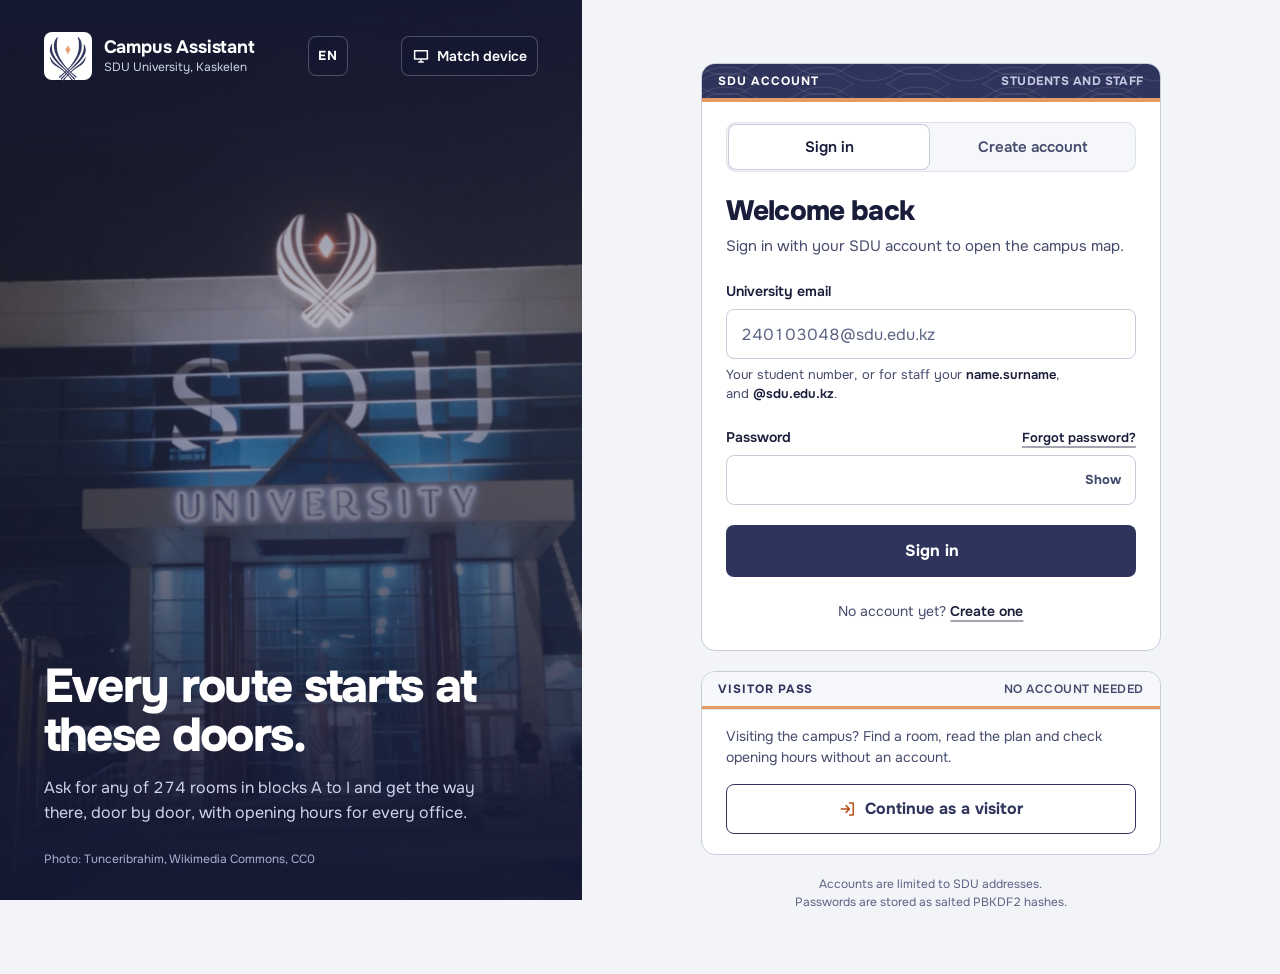
<file: static/auth.html>
<!DOCTYPE html>
<html lang="en">
<head>
<meta charset="UTF-8">
<meta name="viewport" content="width=device-width, initial-scale=1, viewport-fit=cover">
<title>Sign in · SDU Campus Assistant</title>
<meta name="description" content="Sign in with your SDU university account to use the campus assistant.">
<script>try{var t=localStorage.getItem("sdu-theme");if(t)document.documentElement.dataset.theme=t}catch(e){}</script>
<meta name="color-scheme" content="light dark">
<meta name="darkreader-lock">
<meta name="theme-color" content="#2F345C">
<link rel="icon" type="image/png" href="/static/img/favicon.png">
<link rel="preconnect" href="https://fonts.googleapis.com">
<link rel="preconnect" href="https://fonts.gstatic.com" crossorigin>
<link href="https://fonts.googleapis.com/css2?family=Onest:wght@400;500;600;700;800&display=swap" rel="stylesheet">
<link rel="preload" as="image" href="/static/img/sdu-entrance-night.jpg">
<link rel="stylesheet" href="/static/styles.css?v=112">
<link rel="stylesheet" href="/static/auth.css?v=70">
</head>
<body class="auth-body">

<svg class="sprite" aria-hidden="true" focusable="false">
  <symbol id="i-globe" viewBox="0 0 24 24"><circle cx="12" cy="12" r="8.5"/><path d="M3.5 12h17M12 3.5c2.5 2.6 3.6 5.4 3.6 8.5s-1.1 5.9-3.6 8.5c-2.5-2.6-3.6-5.4-3.6-8.5s1.1-5.9 3.6-8.5z"/></symbol>
  <symbol id="i-sun" viewBox="0 0 24 24"><circle cx="12" cy="12" r="4"/><path d="M12 2.5v2.5M12 19v2.5M2.5 12H5M19 12h2.5M5.3 5.3l1.8 1.8M16.9 16.9l1.8 1.8M5.3 18.7l1.8-1.8M16.9 7.1l1.8-1.8"/></symbol>
  <symbol id="i-moon" viewBox="0 0 24 24"><path d="M19.5 14.5A8 8 0 0 1 9.5 4.5a8 8 0 1 0 10 10z"/></symbol>
  <symbol id="i-steppe" viewBox="0 0 24 24"><path d="M2.5 17.5h19M5 21h14"/><path d="M7 17.5a5 5 0 0 1 10 0"/><path d="M12 6.5V9M6 9.5l1.6 1.6M18 9.5l-1.6 1.6"/></symbol>
  <symbol id="i-violet" viewBox="0 0 24 24"><path d="M12 3.5c3.4 4.3 5.75 7.4 5.75 10.25a5.75 5.75 0 0 1-11.5 0C6.25 10.9 8.6 7.8 12 3.5z"/><path d="M9.3 14.2a2.8 2.8 0 0 0 2.4 2.6"/></symbol>
  <symbol id="i-device" viewBox="0 0 24 24"><path d="M3.5 5h17v11h-17zM9 20h6M12 16v4"/></symbol>
  <symbol id="i-entrance" viewBox="0 0 24 24"><path d="M14 4h5v16h-5M3 12h11M9.5 7.5 14 12l-4.5 4.5"/></symbol>
  <symbol id="i-check" viewBox="0 0 24 24"><path d="m5 12.5 4.5 4.5L19 7.5"/></symbol>
  <symbol id="i-eye" viewBox="0 0 24 24"><path d="M2.5 12S6 5.5 12 5.5 21.5 12 21.5 12 18 18.5 12 18.5 2.5 12 2.5 12z"/><circle cx="12" cy="12" r="3"/></symbol>
  <symbol id="i-alert" viewBox="0 0 24 24"><path d="M12 3.5 21.5 20h-19z"/><path d="M12 10v4.5M12 17v.4"/></symbol>
  <symbol id="i-mail" viewBox="0 0 24 24"><path d="M3.5 6h17v12h-17z"/><path d="m3.5 6.5 8.5 7 8.5-7"/></symbol>
</svg>

<main class="auth">

  <!-- the doors every route starts from -->
  <section class="entrance" aria-label="SDU Campus Assistant">
    <img class="entrance-photo" src="/static/img/sdu-entrance-night.jpg" width="1280" height="963"
         alt="The main entrance of SDU University in Kaskelen at night, the SDU mark lit above the doors">
    <div class="entrance-top">
      <span class="brand">
        <span class="mark"><img src="/static/img/sdu-mark.png" alt=""></span>
        <span class="brand-text">
          <span class="brand-name">Campus Assistant</span>
          <span class="brand-sub">SDU University, Kaskelen</span>
        </span>
      </span>
      <div class="theme-switch lang-switch on-photo" data-lang-switch></div>
      <div class="theme-switch on-photo" data-theme-switch></div>
    </div>
    <div class="entrance-bottom">
      <p class="entrance-line">Every route starts at these doors.</p>
      <p class="entrance-more">Ask for any of 274 rooms in blocks A to I and get the way there, door by door, with opening hours for every office.</p>
      <p class="credit">Photo: Tunceribrahim, Wikimedia Commons, CC0</p>
    </div>
  </section>

  <section class="auth-panel">
    <div class="auth-stack">

      <!-- the account card, issued to SDU addresses -->
      <div class="auth-form-wrap issue-card">
        <div class="card-band"><span>SDU account</span><span class="band-where">Students and staff</span></div>
        <div class="issue-body">
          <div class="auth-tabs" role="tablist" aria-label="Account">
            <button type="button" role="tab" id="tab-login" aria-selected="true" data-mode="login">Sign in</button>
            <button type="button" role="tab" id="tab-register" aria-selected="false" data-mode="register">Create account</button>
          </div>

          <h1 id="auth-title">Welcome back</h1>
          <p class="auth-lead" id="auth-lead">Sign in with your SDU account to open the campus map.</p>

          <form id="auth-form" novalidate autocomplete="on">
            <div class="field" id="field-name" hidden>
              <label for="full_name">Full name</label>
              <input id="full_name" name="name" type="text" autocomplete="name" maxlength="80" placeholder="Aidana Serikova"
                     aria-describedby="name-hint">
              <p class="hint" id="name-hint">As it is written in your university records.</p>
            </div>

            <div class="field" id="field-email">
              <label for="email">University email</label>
              <input id="email" name="email" type="email" inputmode="email" autocomplete="username"
                     placeholder="240103048@sdu.edu.kz" spellcheck="false" required aria-describedby="email-hint">
              <p class="hint" id="email-hint">Your student number, or for staff your <b>name.surname</b>, and <b>@sdu.edu.kz</b>.</p>
            </div>

            <div class="field" id="field-password">
              <div class="label-row">
                <label for="password" id="password-label">Password</label>
                <button type="button" class="linkish forgot" id="forgot-link" data-mode="forgot">Forgot password?</button>
              </div>
              <div class="pw-wrap">
                <input id="password" name="password" type="password" autocomplete="current-password"
                       maxlength="72" required>
                <button type="button" class="pw-toggle" id="pw-toggle" aria-label="Show password">Show</button>
              </div>
              <ul class="rules" id="rules" hidden>
                <li data-rule="length">at least 8 characters</li>
                <li data-rule="upper">an uppercase letter</li>
                <li data-rule="lower">a lowercase letter</li>
                <li data-rule="digit">a digit</li>
                <li data-rule="special">a special character (!&nbsp;@&nbsp;#&nbsp;…)</li>
                <li data-rule="notid">not your student ID or name, no spaces</li>
              </ul>
            </div>

            <div class="field" id="field-confirm" hidden>
              <label for="confirm">Repeat the new password</label>
              <input id="confirm" name="confirm" type="password" autocomplete="new-password" maxlength="72">
            </div>

            <p class="form-error" id="form-error" role="alert" hidden></p>
            <p class="form-ok" id="form-ok" role="status" hidden></p>
            <button type="submit" class="btn-go wide" id="submit">Sign in</button>
          </form>

          <p class="auth-switch" id="auth-switch">
            No account yet? <button type="button" class="linkish" data-mode="register">Create one</button>
          </p>
        </div>
      </div>

      <!-- the visitor pass: the same card, handed out at the front desk -->
      <div class="auth-guest pass-card">
        <div class="pass-band"><span>Visitor pass</span><span>No account needed</span></div>
        <div class="pass-body">
          <p>Visiting the campus? Find a room, read the plan and check opening hours without an account.</p>
          <button type="button" id="guest">
            <svg class="i" aria-hidden="true"><use href="#i-entrance"/></svg>Continue as a visitor
          </button>
        </div>
      </div>

      <p class="auth-foot">Accounts are limited to SDU addresses. Passwords are stored as salted PBKDF2 hashes.</p>
    </div>
  </section>

</main>
<script src="/static/i18n.js?v=1"></script>
<script src="/static/theme.js?v=8"></script>
<script src="/static/auth.js?v=34"></script>
</body>
</html>
</file>
<file: static/styles.css>
/* SDU Campus Assistant — a wayfinding assistant that issues you a destination card.
   The language is SDU's own card: a navy band, white card stock, the peach stripe
   under the band, labelled fields in small capitals, and a portrait slot that holds
   the room's corner of the plan. Hairline seams, no shadows except on what floats
   over the plan. Exits stay evacuation green. One family, Onest, Latin and Cyrillic. */

:root {
  /* the SDU card */
  --navy: #2F345C;            /* SDU navy: the bar, the search well, card bands */
  --navy-deep: #252949;
  --navy-hi: #3B4172;         /* hover on navy */
  --on-navy: #FFFFFF;
  --on-navy-2: #C6CAE2;       /* secondary text on navy, tinted from it */
  --on-navy-3: #A0A6C9;
  --peach: #E89A64;           /* SDU peach: the card stripe, the main button on navy */
  --peach-hi: #F0AC7C;
  --on-peach: #2B1A0C;
  --dest: #B4501A;            /* "your destination" as text and strokes, 5:1 on white */
  --dest-soft: #FCEADD;
  --exit: #0B7A47;            /* evacuation-plan green: exits, stairs, open */
  --exit-soft: #DEF0E6;
  --alarm: #B93A2C;           /* errors only */
  --alarm-soft: #FBE6E2;

  /* stock and ink */
  --ground: #E9EBF2;          /* behind everything */
  --paper: #F3F4F8;           /* the answer panel */
  --stock: #FFFFFF;           /* card stock */
  --stock-2: #F6F7FA;
  --ink: #191D3A;
  --ink-2: #454B6C;
  --ink-3: #5C6384;
  --line: #DFE2EB;
  --line-2: #C7CBDA;
  --focus: #B4501A;

  /* the drawing */
  --map-bg: #E4E7F0;
  --map-slab: #FAFBFD;
  --map-hall: #EEF0F6;
  --map-room: #FFFFFF;
  --map-wall: #A3A9C1;
  --map-ink: #2F345C;

  --action: var(--navy);      /* the main button on card stock */
  --action-hi: var(--navy-hi);
  --on-action: #FFFFFF;
  --lamp-off: #9AA0BC;
  --target-fill: color-mix(in srgb, #E89A64 55%, #FFFFFF);   /* the lit room on the plan */

  /* type: one family; fixed scale */
  --font: "Onest", "Segoe UI", system-ui, -apple-system, sans-serif;
  --t-12: 0.75rem;
  --t-13: 0.8125rem;
  --t-14: 0.875rem;
  --t-15: 0.9375rem;
  --t-16: 1rem;
  --t-18: 1.125rem;
  --t-22: 1.375rem;
  --t-28: 1.75rem;
  --t-code: clamp(2.75rem, 2.1rem + 1.6vw, 3.5rem);

  /* space: 4px base */
  --s1: 4px; --s2: 8px; --s3: 12px; --s4: 16px; --s5: 20px; --s6: 24px; --s8: 32px; --s10: 40px;

  /* shape: a card's corner, a control's corner, a tag's corner */
  --r-card: 14px;
  --r-ctl: 8px;
  --r-tag: 4px;

  --ease: cubic-bezier(.16, 1, .3, 1);
  --fast: 160ms;
  --lift: 0 1px 2px rgba(31, 36, 72, .10), 0 8px 20px -8px rgba(31, 36, 72, .30);

  /* the card band's guilloche: the fine security lines printed on ID cards */
  --guilloche: url("data:image/svg+xml,%3Csvg xmlns='http://www.w3.org/2000/svg' width='96' height='20' viewBox='0 0 96 20'%3E%3Cg fill='none' stroke='%23fff' stroke-opacity='.10' stroke-width='1'%3E%3Cpath d='M0 10c12-9 36-9 48 0s36 9 48 0'/%3E%3Cpath d='M0 4c12 9 36 9 48 0s36-9 48 0'/%3E%3Cpath d='M0 16c12-9 36-9 48 0s36 9 48 0'/%3E%3C/g%3E%3C/svg%3E");

  --composer-h: 0px;          /* how much the sticky search covers on a phone */
  color-scheme: only light;   /* never auto-darkened: the site has its own dark theme */
}

/* Dark: the same card at night. The bands stay SDU navy, the stock turns ink-blue,
   and the main button becomes the lit peach. */
@media (prefers-color-scheme: dark) {
  :root:not([data-theme]) {
    --navy: #2F345C; --navy-deep: #22264A; --navy-hi: #3E4475;
    --on-navy-2: #C3C7E2; --on-navy-3: #9CA2C8;
    --dest: #F29D66; --dest-soft: #3A2418;
    --exit: #45C98D; --exit-soft: #11301F;
    --alarm: #FF7B6F; --alarm-soft: #3B1C1B;
    --ground: #0B0E20; --paper: #10132A; --stock: #181C38; --stock-2: #1F2444;
    --ink: #ECEEF7; --ink-2: #B7BCD6; --ink-3: #9198BA;
    --line: #2A2F52; --line-2: #3C4270;
    --focus: #F29D66;
    --map-bg: #0B0E20; --map-slab: #161A36; --map-hall: #1C2143; --map-room: #20254B;
    --map-wall: #5F6795; --map-ink: #D9DDF3;
    --action: #4A5196; --action-hi: #5860A8; --on-action: #FFFFFF;
    --lamp-off: #5F6690; --target-fill: #F4B98F;
    --lift: 0 1px 2px rgba(0, 0, 0, .45), 0 8px 20px -8px rgba(0, 0, 0, .7);
    color-scheme: dark;
  }
}
:root[data-theme="dark"] {
  --navy: #2F345C; --navy-deep: #22264A; --navy-hi: #3E4475;
  --on-navy-2: #C3C7E2; --on-navy-3: #9CA2C8;
  --dest: #F29D66; --dest-soft: #3A2418;
  --exit: #45C98D; --exit-soft: #11301F;
  --alarm: #FF7B6F; --alarm-soft: #3B1C1B;
  --ground: #0B0E20; --paper: #10132A; --stock: #181C38; --stock-2: #1F2444;
  --ink: #ECEEF7; --ink-2: #B7BCD6; --ink-3: #9198BA;
  --line: #2A2F52; --line-2: #3C4270;
  --focus: #F29D66;
  --map-bg: #0B0E20; --map-slab: #161A36; --map-hall: #1C2143; --map-room: #20254B;
  --map-wall: #5F6795; --map-ink: #D9DDF3;
  --action: #4A5196; --action-hi: #5860A8; --on-action: #FFFFFF;
  --lamp-off: #5F6690; --target-fill: #F4B98F;
  --lift: 0 1px 2px rgba(0, 0, 0, .45), 0 8px 20px -8px rgba(0, 0, 0, .7);
  color-scheme: dark;
}

/* Teal (stored as "steppe"): teal takes navy's place on the bands, gold takes the
   stripe, and the destination turns terracotta. */
:root[data-theme="steppe"] {
  --navy: #0D4A5C; --navy-deep: #0A3C4B; --navy-hi: #17637A;
  --on-navy-2: #C2E2EA; --on-navy-3: #93C1CD;
  --peach: #E8B23A; --peach-hi: #F0C25E; --on-peach: #2A2008;
  --dest: #A8431A; --dest-soft: #F8E5D8;
  --exit: #11784B; --exit-soft: #DCEFE5;
  --alarm: #B8322B; --alarm-soft: #F7E1DE;
  --ground: #E3EDF0; --paper: #EEF5F6; --stock: #FFFFFF; --stock-2: #F2F7F8;
  --ink: #0F2F3A; --ink-2: #3B5962; --ink-3: #50707A;
  --line: #D2E0E4; --line-2: #AFC6CC;
  --focus: #A8431A;
  --map-bg: #DAE7EA; --map-slab: #F4F9FA; --map-hall: #E6EFF2; --map-room: #FFFFFF;
  --map-wall: #6F8F97; --map-ink: #0D4A5C;
  --lamp-off: #8FA9B0;
  --target-fill: color-mix(in srgb, #E8B23A 60%, #FFFFFF);
  --lift: 0 1px 2px rgba(13, 74, 92, .12), 0 8px 20px -8px rgba(13, 74, 92, .35);
  color-scheme: only light;
}

/* Violet: violet takes navy's place on the bands, lemon takes the stripe and the
   lit room, and the destination turns magenta, on lavender-tinted paper. Exits stay
   evacuation green and errors stay red, as in every theme. */
:root[data-theme="violet"] {
  --navy: #3B2462; --navy-deep: #2D1A4D; --navy-hi: #4E3380;
  --on-navy-2: #DCD1F1; --on-navy-3: #B9A9DC;
  --peach: #EED23F; --peach-hi: #F5E173; --on-peach: #2A2302;
  --dest: #A3166F; --dest-soft: #FBE4F1;
  --exit: #0B7A47; --exit-soft: #DEF0E6;
  --alarm: #B8322B; --alarm-soft: #F9E2DF;
  --ground: #EAE6F2; --paper: #F4F1F9; --stock: #FFFFFF; --stock-2: #F8F5FB;
  --ink: #1E1432; --ink-2: #4A3E62; --ink-3: #62567B;
  --line: #E4DEEE; --line-2: #CCC2DD;
  --focus: #A3166F;
  --map-bg: #E5E0EF; --map-slab: #FBFAFD; --map-hall: #EFEBF6; --map-room: #FFFFFF;
  --map-wall: #9A8EB4; --map-ink: #3B2462;
  --lamp-off: #A79DBE;
  --target-fill: color-mix(in srgb, #EED23F 62%, #FFFFFF);
  --lift: 0 1px 2px rgba(59, 36, 98, .12), 0 8px 20px -8px rgba(59, 36, 98, .36);
  color-scheme: only light;
}

/* ---------------------------------------------------------------- base */
* { box-sizing: border-box; }
html { -webkit-text-size-adjust: 100%; }
body {
  margin: 0;
  min-height: 100vh; min-height: 100dvh;
  background: var(--ground);
  color: var(--ink);
  font: 400 var(--t-15)/1.5 var(--font);
  -webkit-font-smoothing: antialiased;
  font-variant-numeric: tabular-nums;
}
button, input { font: inherit; color: inherit; }
button { cursor: pointer; -webkit-tap-highlight-color: transparent; }
button:disabled { cursor: progress; }
[hidden] { display: none !important; }
h1, h2, h3, h4 { text-wrap: balance; }
p { text-wrap: pretty; }
::selection { background: color-mix(in srgb, var(--peach) 50%, transparent); color: var(--ink); }
input { caret-color: var(--dest); }
:focus-visible { outline: 2px solid var(--focus); outline-offset: 2px; }
.visually-hidden { position: absolute; width: 1px; height: 1px; overflow: hidden; clip: rect(0 0 0 0); white-space: nowrap; }
.sprite { position: absolute; width: 0; height: 0; overflow: hidden; }
.i {
  width: 18px; height: 18px; flex: none;
  fill: none; stroke: currentColor; stroke-width: 2; stroke-linecap: round; stroke-linejoin: round;
}
* { scrollbar-width: thin; scrollbar-color: var(--line-2) transparent; }

.skip {
  position: absolute; left: var(--s3); top: var(--s3); z-index: 50;
  padding: 10px 14px; border-radius: var(--r-ctl);
  background: var(--peach); color: var(--on-peach); font-weight: 700; text-decoration: none;
  transform: translateY(-160%); transition: transform var(--fast) var(--ease);
}
.skip:focus { transform: none; }

/* field labels: the small capitals printed beside each field on a card */
.field-label {
  display: flex; align-items: center; gap: 6px;
  margin: 0;
  font-size: var(--t-12); line-height: 1.3; font-weight: 600;
  letter-spacing: .07em; text-transform: uppercase;
  color: var(--ink-3);
}
.field-label .i { width: 14px; height: 14px; }
.sec-title { margin: 0; font-size: var(--t-16); line-height: 1.3; font-weight: 700; letter-spacing: -0.005em; }

/* ---------------------------------------------------------------- buttons */
.btn-go {
  display: inline-flex; align-items: center; justify-content: center; gap: 8px;
  height: 52px; padding: 0 18px 0 20px;
  border: 0; border-radius: var(--r-ctl);
  background: var(--action); color: var(--on-action);
  font-size: var(--t-16); font-weight: 700; text-decoration: none; white-space: nowrap;
  transition: background var(--fast) var(--ease), transform var(--fast) var(--ease);
}
.btn-go .i { width: 18px; height: 18px; stroke-width: 2.4; transition: transform var(--fast) var(--ease); }
.btn-go:hover { background: var(--action-hi); }
.btn-go:hover .i { transform: translateX(2px); }
.btn-go:active { transform: translateY(1px); }
.btn-go:disabled { opacity: .6; }
.btn-go.wide { width: 100%; }

.btn-line {
  display: inline-flex; align-items: center; gap: 7px;
  min-height: 40px; padding: 0 14px;
  border: 1px solid var(--line-2); border-radius: var(--r-ctl);
  background: var(--stock); color: var(--ink);
  font-size: var(--t-14); font-weight: 600;
  transition: border-color var(--fast) var(--ease), background var(--fast) var(--ease);
}
.btn-line .i { width: 16px; height: 16px; color: var(--dest); }
.btn-line:hover { border-color: var(--ink-2); }
.btn-line:active { transform: translateY(1px); }
.btn-text {
  display: inline-flex; align-items: center; gap: 4px;
  min-height: 40px; padding: 0 4px;
  border: 0; background: none; color: var(--ink-2);
  font-size: var(--t-14); font-weight: 600;
}
.btn-text .i { width: 16px; height: 16px; }
.btn-text:hover { color: var(--ink); }

.icon-btn {
  display: inline-flex; align-items: center; justify-content: center; gap: 7px; flex: none;
  min-height: 40px; padding: 0 12px;
  border: 1px solid color-mix(in srgb, var(--on-navy) 24%, transparent); border-radius: var(--r-ctl);
  background: none; color: var(--on-navy);
  font-size: var(--t-14); font-weight: 600; white-space: nowrap; text-decoration: none;
  transition: background var(--fast) var(--ease), border-color var(--fast) var(--ease);
}
.icon-btn .i { width: 18px; height: 18px; }
.icon-btn.square { width: 40px; padding: 0; }
.icon-btn:hover { background: var(--navy-hi); border-color: color-mix(in srgb, var(--on-navy) 45%, transparent); }
.icon-btn:focus-visible, .bar :focus-visible, .composer :focus-visible { outline-color: #FFFFFF; }

/* ---------------------------------------------------------------- shell */
.app {
  display: grid;
  grid-template-columns: minmax(380px, 420px) minmax(0, 1fr);
  grid-template-rows: auto auto minmax(0, 1fr);
  grid-template-areas: "bar bar" "ask map" "panel map";
  height: 100vh; height: 100dvh;
}

/* the search and the answers: one sheet on a phone, two grid cells otherwise */
.sheet { display: contents; }
.sheet-handle { display: none; }

/* the navy bar across the top: who made it, who you are */
.bar {
  grid-area: bar;
  display: flex; align-items: center; gap: var(--s3);
  min-height: 60px;
  padding: calc(var(--s2) + env(safe-area-inset-top, 0px)) var(--s5) var(--s2);
  background: var(--navy); color: var(--on-navy);
}
.brand { display: flex; align-items: center; gap: var(--s3); min-width: 0; color: inherit; text-decoration: none; border-radius: var(--r-ctl); }
.mark {
  flex: none; display: grid; place-items: center;
  width: 40px; height: 40px; padding: 4px;
  background: #fff; border-radius: var(--r-ctl);
}
.mark img { display: block; width: 100%; height: 100%; object-fit: contain; }
.brand-text { display: grid; min-width: 0; overflow: hidden; }   /* never runs under the buttons */
.brand-name { font-size: var(--t-16); line-height: 1.2; font-weight: 700; letter-spacing: -0.01em; white-space: nowrap; }
.brand-sub { font-size: var(--t-12); line-height: 1.35; color: var(--on-navy-2); white-space: nowrap; overflow: hidden; text-overflow: ellipsis; }
.bar-end { margin-left: auto; display: flex; align-items: center; gap: var(--s2); }
.account { display: flex; align-items: center; gap: var(--s2); min-width: 0; }
.who {
  max-width: 16rem; overflow: hidden; text-overflow: ellipsis; white-space: nowrap;
  margin-right: var(--s1);
  font-size: var(--t-14); font-weight: 600; color: var(--on-navy-2);
}
/* a visitor's pass: the peach card a guest is handed at the front desk */
.who.pass {
  margin-right: 0; padding: 5px 10px 5px 9px;
  border-radius: var(--r-tag);
  background: var(--peach); color: var(--on-peach);
  font-size: var(--t-12); font-weight: 700; letter-spacing: .06em; text-transform: uppercase;
}

/* the theme menu: one button on the bar, a small radio list under it */
.theme-switch { position: relative; flex: none; }
.theme-btn {
  display: inline-flex; align-items: center; justify-content: center; gap: 7px;
  min-height: 40px; min-width: 40px; padding: 0 10px;
  border: 1px solid color-mix(in srgb, var(--on-navy) 24%, transparent); border-radius: var(--r-ctl);
  background: none; color: var(--on-navy);
  font-size: var(--t-14); font-weight: 600; white-space: nowrap;
  transition: background var(--fast) var(--ease), border-color var(--fast) var(--ease);
}
.theme-btn .i { width: 18px; height: 18px; }
.bar .theme-btn { width: 40px; padding: 0; }
.bar .theme-label { position: absolute; width: 1px; height: 1px; overflow: hidden; clip: rect(0 0 0 0); white-space: nowrap; }
.theme-btn:hover, .theme-btn[aria-expanded="true"] { background: var(--navy-hi); border-color: color-mix(in srgb, var(--on-navy) 45%, transparent); }
.theme-menu {
  position: absolute; right: 0; top: calc(100% + 8px); z-index: 30;
  display: grid; gap: 2px; width: 256px; padding: 6px;
  background: var(--stock); color: var(--ink);
  border-radius: 12px;
  box-shadow: var(--lift);
  animation: rise 180ms var(--ease) both;
}
.theme-opt {
  display: flex; align-items: center; gap: var(--s3);
  width: 100%; min-height: 52px; padding: 6px 10px;
  border: 0; border-radius: var(--r-ctl); background: none; text-align: left;
  transition: background var(--fast) var(--ease);
}
.theme-opt:hover, .theme-opt:focus-visible { background: var(--stock-2); }
.theme-opt[aria-checked="true"] { background: var(--stock-2); box-shadow: inset 0 0 0 1.5px var(--ink); }
.opt-text { display: grid; min-width: 0; }
.opt-text b { font-size: var(--t-14); font-weight: 700; }
.opt-text small { font-size: var(--t-12); color: var(--ink-3); }
/* each swatch is its theme's card band: the field and the stripe under it */
.swatch { flex: none; width: 30px; height: 30px; border-radius: 6px; box-shadow: inset 0 0 0 1px rgba(0, 0, 0, .14); }
.sw-light { background: linear-gradient(#2F345C 0 40%, #E89A64 40% 52%, #FFFFFF 52% 100%); }
.sw-dark { background: linear-gradient(#2F345C 0 40%, #E89A64 40% 52%, #181C38 52% 100%); }
.sw-steppe { background: linear-gradient(#0D4A5C 0 40%, #E8B23A 40% 52%, #FFFFFF 52% 100%); }
.sw-violet { background: linear-gradient(#3B2462 0 40%, #EED23F 40% 52%, #FFFFFF 52% 100%); }
.sw-auto { background: linear-gradient(#2F345C 0 40%, #E89A64 40% 52%, transparent 52%), linear-gradient(90deg, #FFFFFF 0 50%, #181C38 50% 100%); }

/* ---------------------------------------------------------------- the search well */
/* the navy continues from the bar into the answer column, and the card stripe
   closes it: everything under it is card stock */
.composer {
  grid-area: ask;
  position: relative; z-index: 4;
  padding: var(--s2) var(--s5) var(--s5);
  background: var(--navy); color: var(--on-navy);
  box-shadow: inset 0 -4px 0 var(--peach);
}
.ask-label {
  display: block; margin: 0 0 var(--s3);
  font-size: var(--t-22); line-height: 1.15; font-weight: 700; letter-spacing: -0.02em;
}
.ask-row { display: flex; gap: var(--s2); }
.field-q { position: relative; flex: 1; min-width: 0; }
.field-q .i { position: absolute; left: 15px; top: 50%; transform: translateY(-50%); color: #6A7090; pointer-events: none; }
.field-q input {
  width: 100%; height: 52px; padding: 0 14px 0 44px;
  border: 2px solid transparent; border-radius: var(--r-ctl);
  background: #FFFFFF; color: #191D3A;
  font-size: 16px; font-weight: 600;
  transition: border-color var(--fast) var(--ease), box-shadow var(--fast) var(--ease);
}
.field-q input::placeholder { color: #6A7090; font-weight: 500; }
.field-q input:focus { outline: none; border-color: var(--navy); box-shadow: 0 0 0 3px #FFFFFF; }
/* on the navy well the main button is card stock with navy ink */
.composer .btn-go { background: #FFFFFF; color: var(--navy); box-shadow: inset 0 0 0 1px rgba(255, 255, 255, .6); }
.composer .btn-go:hover { background: #E8EAF4; }
.ask-hint { margin: var(--s2) 0 var(--s1); font-size: var(--t-13); color: var(--on-navy-2); }

/* ---------------------------------------------------------------- answers panel */
.panel { grid-area: panel; display: flex; flex-direction: column; min-height: 0; background: var(--paper); border-right: 1px solid var(--line); }
.thread {
  flex: 1; min-height: 0; overflow-y: auto; overscroll-behavior: contain;
  padding: var(--s6) var(--s5) var(--s10);
  display: flex; flex-direction: column; gap: var(--s8);
}

/* first visit: things to try */
.welcome { display: grid; grid-template-columns: minmax(0, 1fr); gap: var(--s3); }
.thread.asked .welcome { display: none; }
.welcome-tip { margin: var(--s1) 0 0; font-size: var(--t-14); color: var(--ink-2); }
.destinations { list-style: none; margin: 0; padding: 0; display: grid; gap: 6px; }
.dest {
  display: grid; grid-template-columns: 4.5rem minmax(0, 1fr) auto; align-items: center; gap: var(--s3);
  width: 100%; min-height: 52px; padding: 6px 12px 6px 8px;
  border: 1px solid var(--line); border-radius: 10px;
  background: var(--stock); text-align: left;
  transition: border-color var(--fast) var(--ease), transform var(--fast) var(--ease);
}
.tag, .dest .tag {
  justify-self: start;
  padding: 4px 8px; border-radius: var(--r-tag);
  background: var(--navy); color: var(--on-navy);
  font-size: var(--t-13); font-weight: 700; letter-spacing: .01em; line-height: 1.2;
  max-width: 100%; overflow: hidden; text-overflow: ellipsis; white-space: nowrap;
}
.dest .tag.plain { background: var(--stock-2); color: var(--ink-2); box-shadow: inset 0 0 0 1px var(--line); }
.dest .what { font-size: var(--t-15); font-weight: 500; color: var(--ink); }
.dest .i { color: var(--ink-3); transition: transform var(--fast) var(--ease), color var(--fast) var(--ease); }
.dest:hover { border-color: var(--line-2); }
.dest:hover .i { color: var(--dest); transform: translateX(3px); }
.dest:active { transform: translateY(1px); }

/* campus services: everything the campus offers, by category, open or not */
.directory { display: grid; grid-template-columns: minmax(0, 1fr); gap: var(--s3); scroll-margin-top: var(--s4); }
.dir-head { display: flex; flex-wrap: wrap; align-items: baseline; justify-content: space-between; gap: 2px var(--s3); }
.dir-summary { display: inline-flex; align-items: center; gap: 7px; font-size: var(--t-13); font-weight: 600; color: var(--ink-2); white-space: nowrap; }
.dir-intro { margin: -4px 0 0; font-size: var(--t-14); color: var(--ink-2); }
.welcome-tip a { color: var(--ink); font-weight: 600; text-underline-offset: 3px; }
.welcome-tip a:hover { color: var(--dest); }
/* category chips: one row that scrolls sideways rather than wrapping into a block */
.dir-filter {
  display: flex; gap: 6px; overflow-x: auto; scrollbar-width: none; padding: 2px 0;
  /* the row fades at its right edge when there are more chips than fit */
  mask-image: linear-gradient(90deg, #000 calc(100% - 28px), transparent);
}
.dir-filter::-webkit-scrollbar { display: none; }
.chip {
  flex: none; min-height: 36px; padding: 6px 12px;
  border: 1px solid var(--line-2); border-radius: 999px;
  background: var(--stock); color: var(--ink-2);
  font-size: var(--t-13); font-weight: 600; white-space: nowrap;
  transition: background var(--fast) var(--ease), color var(--fast) var(--ease), border-color var(--fast) var(--ease);
}
.chip:hover { border-color: var(--ink-2); color: var(--ink); }
.chip[aria-pressed="true"] { background: var(--navy); border-color: var(--navy); color: var(--on-navy); }
.dir-groups { display: grid; gap: var(--s4); }
.dir-group { display: grid; gap: 6px; }
.dir-group-title {
  display: flex; align-items: baseline; gap: 8px; margin: 0; padding: 0 2px;
  font-size: var(--t-12); line-height: 1.3; font-weight: 700; letter-spacing: .07em; text-transform: uppercase; color: var(--ink-3);
}
.dir-group-title span { font-weight: 600; letter-spacing: 0; color: var(--ink-3); opacity: .8; }
.dir-list {
  list-style: none; margin: 0; padding: 0 var(--s4);
  background: var(--stock); border: 1px solid var(--line); border-radius: 10px;
}
.dir-list li + li { border-top: 1px solid var(--line); }
.dir-row {
  display: flex; align-items: center; gap: 10px;
  width: 100%; min-height: 54px; padding: 8px 0;
  border: 0; background: none; text-align: left;
  font-size: var(--t-14);
}
.dir-text { display: grid; min-width: 0; gap: 1px; }
.dir-row b { font-weight: 600; min-width: 0; overflow: hidden; text-overflow: ellipsis; white-space: nowrap; }
.dir-row .where { font-size: var(--t-12); color: var(--ink-3); white-space: nowrap; overflow: hidden; text-overflow: ellipsis; }
.dir-row .state { margin-left: auto; flex: none; font-size: var(--t-13); color: var(--ink-2); white-space: nowrap; }
.dir-row.open .state { color: var(--exit); font-weight: 600; }
.dir-row.closed b { color: var(--ink-2); font-weight: 500; }
.dir-row.closed .state { color: var(--ink-3); }
.dir-row.rooms .lamp { border-radius: 2px; box-shadow: inset 0 0 0 1.5px var(--map-wall); }
.dir-row:hover b { color: var(--dest); }
.dir-skel { height: 54px; position: relative; }
.dir-skel::after {
  content: ""; position: absolute; left: 0; top: 18px; width: 64%; height: 10px; border-radius: 3px;
  background: var(--stock-2); animation: breathe 1.4s ease-in-out infinite;
}
/* campus events: a search, a period, then the upcoming events as rows */
.events-link {
  display: flex; align-items: center; gap: var(--s2); min-height: 48px; padding: 0 var(--s3);
  border: 1px solid var(--line-2); border-radius: var(--r-ctl);
  background: var(--stock); color: var(--ink); font-weight: 600; text-decoration: none;
  transition: border-color var(--fast) var(--ease);
}
.events-link .i { width: 18px; height: 18px; color: var(--dest); }
.events-link .i:last-child { margin-left: auto; color: var(--ink-3); }
.events-link:hover { border-color: var(--ink-2); }
.events-main { width: 100%; max-width: 640px; margin: 0 auto; padding: clamp(24px, 5vh, 48px) var(--s4) var(--s10); }
.ev-controls { display: grid; gap: var(--s3); }
a.dir-row { color: inherit; text-decoration: none; }
.ev-fields { display: grid; gap: var(--s3); }
.ev-field { display: grid; gap: 6px; min-width: 0; }
.ev-dates { display: grid; grid-template-columns: repeat(2, minmax(0, 1fr)); gap: var(--s2); }
.ev-field input {
  width: 100%; min-width: 0; height: 44px; padding: 0 12px;
  border: 1.5px solid var(--line-2); border-radius: var(--r-ctl);
  background: var(--stock); color: var(--ink);
  font-size: 16px; font-weight: 600;
}
.ev-field input:hover { border-color: var(--ink-3); }
.ev-field input:focus { outline: none; border-color: var(--dest); box-shadow: 0 0 0 3px var(--dest-soft); }
.ev-field input::placeholder { color: var(--ink-3); font-weight: 500; }
.ev-count { margin: 0; font-size: var(--t-13); font-weight: 600; color: var(--ink-2); }
.ev-row { padding: 10px 0; }
/* the date as a notice board prints it: the weekday, the day large, the month */
.ev-date { display: grid; justify-items: center; flex: none; min-width: 3.5rem; line-height: 1.15; align-self: flex-start; }
.ev-date span { font-size: var(--t-12); font-weight: 600; color: var(--ink-3); }
.ev-date b { font-size: var(--t-22); font-weight: 800; letter-spacing: -0.02em; font-variant-numeric: tabular-nums; }
.ev-source { display: flex; flex-wrap: wrap; align-items: center; gap: var(--s2); margin: calc(-1 * var(--s2)) 0 var(--s3); font-size: var(--t-13); color: var(--ink-2); }
.ev-source a { color: inherit; text-decoration: underline; text-underline-offset: 2px; }
.ev-source .i { width: 14px; height: 14px; flex: none; }
.ev-source[hidden] { display: none; }
.ev-fixed { color: var(--ink); font-weight: 500; }
/* where on campus an event is, beside the place as SDU Life words it */
.ev-spot { display: inline-flex; align-items: center; gap: 3px; margin-left: 4px; padding: 0 6px;
  border-radius: 999px; background: var(--paper); box-shadow: inset 0 0 0 1px var(--line); color: var(--ink); font-weight: 500; white-space: nowrap; }
.ev-spot .i { width: 12px; height: 12px; }
.ef-note { margin: 0; padding: var(--s3); font-size: var(--t-13); color: var(--ink-2); background: var(--stock); border: 1px solid var(--line); border-radius: 8px; }
.ef-note[hidden] { display: none; }
.ev-form input[readonly], .ev-form textarea[readonly] { color: var(--ink-2); background: var(--stock); }
.ev-desc { font-size: var(--t-13); color: var(--ink-2); display: -webkit-box; -webkit-line-clamp: 2; -webkit-box-orient: vertical; overflow: hidden; }
.ev-row:hover .ev-date b { color: var(--ink); }
/* a title or a place that is long wraps, so the row never needs a sideways scroll */
.ev-text b, .ev-text .where { white-space: normal; overflow: visible; text-overflow: clip; overflow-wrap: anywhere; }
.ev-text .where { font-size: var(--t-13); }
.ev-empty, .ev-error {
  display: grid; justify-items: start; gap: var(--s3); padding: var(--s4);
  background: var(--stock); border: 1px solid var(--line); border-radius: 10px;
  font-size: var(--t-14); color: var(--ink-2);
}
.ev-empty p { margin: 0; }
.ev-empty b { color: var(--ink); }
.ev-empty .btn-line, .ev-retry { min-height: 44px; }
.ev-error { display: flex; gap: var(--s2); align-items: flex-start; border: 0; background: var(--alarm-soft); color: var(--ink); line-height: 1.45; }
.ev-error .i { width: 17px; height: 17px; margin-top: 2px; flex: none; color: var(--alarm); }
.ev-error + .ev-retry { margin-top: var(--s2); }
.lamp { width: 8px; height: 8px; border-radius: 50%; flex: none; box-shadow: inset 0 0 0 1.5px var(--lamp-off); }
.lamp.open { background: var(--exit); box-shadow: 0 0 0 3px color-mix(in srgb, var(--exit) 18%, transparent); }

/* ---------------------------------------------------------------- turns */
.log { display: flex; flex-direction: column; gap: var(--s8); }
.log:empty { display: none; }
.turn { display: grid; gap: var(--s2); scroll-margin-top: calc(var(--composer-h) + var(--s3)); }
/* the question as asked, quietly above its card */
.q { display: flex; align-items: center; gap: 7px; margin: 0; padding: 0 2px; font-size: var(--t-14); color: var(--ink-2); }
.q .i { width: 15px; height: 15px; color: var(--ink-3); }
.q span { font-weight: 600; color: var(--ink); overflow-wrap: anywhere; }

/* ---------------------------------------------------------------- the destination card */
.answer { animation: issue 420ms var(--ease) both; }
.card {
  background: var(--stock);
  border: 1px solid var(--line-2); border-radius: var(--r-card);
  overflow: hidden;
}
/* the band: navy, guilloche, the stripe under it */
.card-band {
  display: flex; align-items: center; justify-content: space-between; gap: var(--s3);
  min-height: 38px; padding: 6px var(--s4) 10px;
  background: var(--navy) var(--guilloche) 0 0 / 96px 20px; color: var(--on-navy);
  box-shadow: inset 0 -4px 0 var(--peach);
  font-size: var(--t-12); font-weight: 700; letter-spacing: .08em; text-transform: uppercase;
}
.card-band .band-where { color: var(--on-navy-2); letter-spacing: .04em; }
.answer .card-band { position: relative; }
.answer .card-band::after {             /* the stripe draws in as the card is issued */
  content: ""; position: absolute; left: 0; right: 0; bottom: 0; height: 4px;
  background: var(--peach); transform-origin: left;
  animation: stripe 520ms var(--ease) 80ms both;
}

.card-id {
  display: grid; grid-template-columns: 112px minmax(0, 1fr); align-items: center; gap: var(--s4);
  padding: var(--s4);
}
.id-main { min-width: 0; display: grid; gap: 6px; }
/* the room code: the only headline on the card */
.code {
  margin: 0;
  font-size: var(--t-code); line-height: .92; font-weight: 800; letter-spacing: -0.04em;
  color: var(--navy);
  overflow-wrap: anywhere;
}
:root[data-theme="dark"] .code { color: var(--ink); }
@media (prefers-color-scheme: dark) { :root:not([data-theme]) .code { color: var(--ink); } }
.code.named { font-size: var(--t-28); line-height: 1.08; letter-spacing: -0.025em; }
.id-sub { margin: 0; font-size: var(--t-14); line-height: 1.4; color: var(--ink-2); }
.status { display: inline-flex; align-items: baseline; gap: 8px; margin: 2px 0 0; font-size: var(--t-14); font-weight: 600; color: var(--ink-2); }
.status .lamp { transform: translateY(-1px); }
.status.open { color: var(--exit); }
.status.open .lamp { background: var(--exit); box-shadow: 0 0 0 3px color-mix(in srgb, var(--exit) 18%, transparent); }
.status.closed { color: var(--ink-2); }

/* the portrait: the room's corner of the plan, where an ID card has its photo */
.portrait {
  position: relative; margin: 0;
  aspect-ratio: 5 / 6; width: 100%;
  border-radius: 10px; overflow: hidden;
  background: var(--map-bg);
  box-shadow: inset 0 0 0 1px var(--line);
}
.portrait svg { display: block; width: 100%; height: 100%; }
.portrait .p-slab polygon { fill: var(--map-slab); stroke: var(--map-wall); stroke-width: 1.5; vector-effect: non-scaling-stroke; }
.portrait .p-hall polygon { fill: var(--map-hall); }
.portrait .p-rooms > * { fill: var(--map-room); stroke: var(--map-wall); stroke-width: 1; vector-effect: non-scaling-stroke; }
.portrait .p-rooms .near { fill: color-mix(in srgb, var(--map-ink) 10%, var(--map-room)); }
.portrait .p-rooms .tgt { fill: var(--peach); stroke: var(--dest); stroke-width: 2; animation: lit 1.6s ease-out 300ms 1 both; }
.portrait .ex { fill: var(--exit); }
.portrait figcaption {
  position: absolute; left: 6px; bottom: 6px;
  padding: 2px 6px; border-radius: var(--r-tag);
  background: var(--navy); color: var(--on-navy);
  font-size: var(--t-12); font-weight: 700;
}
.portrait.empty { display: grid; place-items: center; color: var(--ink-3); }
.portrait.empty .i { width: 28px; height: 28px; }

/* labelled fields, two to a row, hairline seams */
.fields { display: grid; grid-template-columns: 1fr 1fr; margin: 0; border-top: 1px solid var(--line); }
.fields > div { min-width: 0; padding: 10px var(--s4) 11px; border-bottom: 1px solid var(--line); }
.fields > div:not(.wide):nth-child(odd) { border-right: 1px solid var(--line); }
.fields > div.wide { grid-column: 1 / -1; }
.fields dt { font-size: var(--t-12); line-height: 1.3; font-weight: 600; letter-spacing: .07em; text-transform: uppercase; color: var(--ink-3); }
.fields dd { margin: 3px 0 0; font-size: var(--t-15); line-height: 1.35; font-weight: 600; color: var(--ink); overflow-wrap: anywhere; }

/* the route: in brief, then step by step */
.route { display: grid; gap: var(--s3); padding: var(--s4); }
.signs { list-style: none; margin: 0; padding: 0; display: flex; flex-wrap: wrap; align-items: center; gap: 6px; }
.signs li {
  display: inline-flex; align-items: center; gap: 6px;
  min-height: 34px; padding: 5px 11px 5px 8px;
  border-radius: var(--r-tag);
  background: var(--stock-2); color: var(--ink); box-shadow: inset 0 0 0 1px var(--line-2);
  font-size: var(--t-13); font-weight: 600; line-height: 1.2;
}
.signs li .i { width: 17px; height: 17px; stroke-width: 2.4; color: var(--ink-2); }
.signs li.dest-sign { background: var(--peach); color: var(--on-peach); box-shadow: none; }
.signs li.dest-sign .i { color: var(--on-peach); }

.steps { list-style: none; counter-reset: s; margin: 0; padding: 0; }
.steps li {
  counter-increment: s;
  position: relative;
  padding: 0 0 var(--s4) 40px;
  font-size: var(--t-15); line-height: 1.55; color: var(--ink);
  max-width: 62ch;
}
.steps li:last-child { padding-bottom: 0; }
.steps li::before {
  content: counter(s);
  position: absolute; left: 0; top: 0;
  width: 26px; height: 26px; display: grid; place-items: center;
  border-radius: 50%;
  background: var(--stock); box-shadow: inset 0 0 0 1.5px var(--line-2);
  font-size: var(--t-13); font-weight: 700; color: var(--navy);
}
:root[data-theme="dark"] .steps li::before { color: var(--ink); }
@media (prefers-color-scheme: dark) { :root:not([data-theme]) .steps li::before { color: var(--ink); } }
.steps li:not(:last-child)::after {
  content: ""; position: absolute; left: 12px; top: 30px; bottom: 4px;
  width: 2px; border-radius: 1px; background: var(--line);
}
/* the step that reaches the door you want */
.steps li:nth-last-child(1):not(.landmark)::before,
.steps li:nth-last-child(2):has(+ .landmark)::before { background: var(--navy); color: var(--on-navy); box-shadow: none; }
.steps li.landmark { color: var(--ink-2); }
.steps li.landmark::before { content: ""; background: var(--exit); box-shadow: none; }
.steps li.landmark > .i { position: absolute; left: 5px; top: 5px; width: 16px; height: 16px; color: #fff; }

/* the walk: where it starts, then step by step, each step a stretch of corridor */
.trip { display: grid; gap: var(--s3); }
.trip[aria-busy="true"] { opacity: .6; pointer-events: none; transition: opacity var(--fast) var(--ease); }
.trip-go { justify-self: start; height: 48px; padding: 0 18px 0 14px; }
.trip-go .i { transform: rotate(90deg); }
.trip-go:hover .i { transform: rotate(90deg) translateY(-2px); }
.trip-from { display: grid; gap: 6px; padding: var(--s3); background: var(--stock-2); border-radius: var(--r-ctl); box-shadow: inset 0 0 0 1px var(--line); }
.trip-from .field-label .i { color: var(--exit); }
.trip-row { display: flex; gap: var(--s2); }
.trip-row input {
  flex: 1; min-width: 0; height: 44px; padding: 0 12px;
  border: 1.5px solid var(--line-2); border-radius: var(--r-ctl);
  background: var(--stock); color: var(--ink);
  font-size: 16px; font-weight: 600;
}
.trip-row input:focus { outline: none; border-color: var(--dest); box-shadow: 0 0 0 3px var(--dest-soft); }
.trip-row .btn-line { min-height: 44px; }
.trip-hint { margin: 0; font-size: var(--t-12); color: var(--ink-3); }
.trip-sum { margin: 0; font-size: var(--t-14); font-weight: 600; color: var(--ink); }
.trip-floors { display: flex; flex-wrap: wrap; align-items: center; gap: 4px; }
.trip-floors .sep { width: 14px; height: 14px; color: var(--ink-3); }
.trip-steps li[data-floor] { cursor: default; }
.trip-error { display: flex; gap: var(--s2); align-items: flex-start; margin: 0; padding: var(--s3); border-radius: var(--r-ctl); background: var(--alarm-soft); color: var(--ink); font-size: var(--t-14); line-height: 1.45; }
.trip-error .i { width: 17px; height: 17px; margin-top: 2px; color: var(--alarm); }
.trip + .picks, .trip .picks { padding: 0; }

/* opening hours, set like the timetable on an office door */
.hours { display: grid; gap: 8px; padding: var(--s4) var(--s4) 0; }
.hours ul { list-style: none; margin: 0; padding: 0; display: grid; gap: 3px; font-size: var(--t-14); }
.hours li { display: flex; flex-wrap: wrap; gap: 0 var(--s3); }
.hours .days { min-width: 4.75rem; font-weight: 700; color: var(--ink); }
.hours .times { font-weight: 500; color: var(--ink); }
.hours .brk { color: var(--ink-2); }
.hours .off .times { color: var(--ink-3); }
.extra {
  display: flex; gap: var(--s2); align-items: flex-start;
  margin: 0; padding: var(--s3) var(--s4) 0; font-size: var(--t-14); color: var(--ink); line-height: 1.45;
}
.extra .i { width: 16px; height: 16px; margin-top: 2px; color: var(--dest); }

.note {
  display: flex; gap: var(--s2); align-items: flex-start;
  margin: 0 var(--s4) var(--s4); padding: var(--s3);
  background: var(--stock-2); border-radius: var(--r-ctl);
  font-size: var(--t-14); color: var(--ink-2); line-height: 1.45;
}
.note .i { width: 16px; height: 16px; margin-top: 2px; color: var(--ink-3); }
/* why this room: your next class, above the room's own card */
.occasion { display: grid; gap: 2px; padding: var(--s3) var(--s4); border-bottom: 1px solid var(--line-2); }
.occasion-title { margin: 0; font-size: var(--t-18); line-height: 1.25; font-weight: 700; overflow-wrap: anywhere; }
.occasion-when { display: flex; align-items: center; gap: 6px; margin: 0; font-weight: 600; }
.occasion-when .i { width: 16px; height: 16px; color: var(--dest); }
.occasion-aside { margin: 0; font-size: var(--t-14); color: var(--ink-2); }
.turn.past .occasion-aside { display: none; }
/* an event the plans don't show has no route to fold: its foot only comes back to unfold it */
.is-event .answer-foot { display: none; }
.turn.past .is-event .answer-foot { display: flex; }

.lede { margin: 0; padding: var(--s4) var(--s4) 0; color: var(--ink-2); max-width: 60ch; }

/* other places to ask about: small tags */
.picks-label { padding: var(--s4) var(--s4) 0; }
.picks { display: flex; flex-wrap: wrap; gap: var(--s2); padding: var(--s3) var(--s4) var(--s4); }
.route + .picks, .note + .picks { padding-top: 0; }
.pick {
  min-height: 40px; padding: 6px 12px;
  border: 1px solid var(--line-2); border-radius: var(--r-ctl);
  background: var(--stock);
  font-size: var(--t-14); font-weight: 600;
  transition: background var(--fast) var(--ease), color var(--fast) var(--ease), border-color var(--fast) var(--ease);
}
.pick:hover { background: var(--navy); border-color: var(--navy); color: var(--on-navy); }
.pick:active { transform: translateY(1px); }

.answer-foot {
  display: flex; justify-content: space-between; align-items: center; gap: var(--s3);
  padding: var(--s3) var(--s4);
  border-top: 1px solid var(--line);
  background: var(--stock-2);
}
.answer-foot [data-expand] { display: none; }

/* an earlier answer folds to its band and headline */
.turn.past .q { color: var(--ink-3); }
.turn.past .card { border-color: var(--line); }
.turn.past :is(.fields, .route, .hours, .extra, .lede, .note, .picks, .picks-label, .hits, .choices, .listing > .btn-line) { display: none; }
.turn.past .card-id { grid-template-columns: 56px minmax(0, 1fr); padding: var(--s3) var(--s4); }
.turn.past .portrait figcaption { display: none; }
.turn.past .code { font-size: var(--t-28); }
.turn.past .code.named { font-size: var(--t-18); }
.turn.past .answer-foot [data-expand] { display: inline-flex; }
.turn.past .answer { animation: none; }
.turn.past .card-band::after { animation: none; }

/* a list of matches: a short directory, closest first */
.listing { background: var(--stock); border: 1px solid var(--line-2); border-radius: var(--r-card); overflow: hidden; }
.listing-head { padding: var(--s4); display: grid; gap: 4px; }
.listing-head h3 { margin: 0; font-size: var(--t-18); line-height: 1.25; font-weight: 700; letter-spacing: -0.01em; }
.listing-head p { margin: 0; font-size: var(--t-14); color: var(--ink-2); }
.hits { list-style: none; margin: 0; padding: 0; border-top: 1px solid var(--line); }
.hits li + li { border-top: 1px solid var(--line); }
.hits li.more { display: none; }
.hits.open li.more { display: block; }
.hit {
  display: grid; grid-template-columns: 4.75rem minmax(0, 1fr) auto auto; align-items: center; gap: var(--s3);
  width: 100%; min-height: 48px; padding: 6px var(--s4);
  border: 0; background: none; text-align: left;
  transition: background var(--fast) var(--ease);
}
.hit .what { font-size: var(--t-14); font-weight: 600; min-width: 0; }
.hit.named { grid-template-columns: minmax(0, 1fr) auto; padding-top: 9px; padding-bottom: 9px; }
.hit.named .name { display: grid; gap: 2px; min-width: 0; }
.hit.named b { font-size: var(--t-15); font-weight: 600; overflow: hidden; text-overflow: ellipsis; white-space: nowrap; }
.hit.named .sub { font-size: var(--t-13); color: var(--ink-2); }
.hit.named .sub .open { color: var(--exit); font-weight: 600; }
.hit .loc { font-size: var(--t-13); color: var(--ink-2); white-space: nowrap; }
.hit .i { color: var(--ink-3); transition: transform var(--fast) var(--ease), color var(--fast) var(--ease); }
.hit:hover { background: var(--stock-2); }
.hit:hover .i { color: var(--dest); transform: translateX(3px); }
.listing > .btn-line { margin: var(--s3) var(--s4) 0; }

/* the assistant asks back, or can't find it */
.prompt { background: var(--stock); border: 1px solid var(--line-2); border-radius: var(--r-card); overflow: hidden; padding-bottom: var(--s1); }
.prompt-head { display: flex; align-items: flex-start; gap: var(--s3); padding: var(--s4) var(--s4) 0; }
.prompt-head .i { width: 24px; height: 24px; margin-top: 1px; color: var(--navy); }
.prompt-head h3 { margin: 0; font-size: var(--t-18); line-height: 1.3; font-weight: 700; letter-spacing: -0.01em; }
.prompt .lede { padding-top: var(--s2); padding-left: calc(var(--s4) + 24px + var(--s3)); }
.prompt-link { height: 44px; margin: var(--s3) var(--s4) var(--s3) calc(var(--s4) + 24px + var(--s3)); }
.prompt.is-error .prompt-head .i { color: var(--alarm); }
.prompt.is-miss .prompt-head .i { color: var(--ink-2); }
:root[data-theme="dark"] .prompt-head .i { color: var(--dest); }
.choices { display: grid; gap: 6px; padding: var(--s4); }
.choices .pick {
  display: flex; align-items: center; justify-content: space-between; gap: var(--s3);
  width: 100%; min-height: 48px; padding: 8px 14px; text-align: left;
}
.choices .pick .i { width: 18px; height: 18px; color: var(--ink-3); flex: none; }
.choices .pick:hover .i { color: var(--on-navy); }

/* waiting for an answer: the shape of a card, no spinner */
.answer.loading { animation: none; }
.answer.loading .card-band { box-shadow: inset 0 -4px 0 color-mix(in srgb, var(--peach) 40%, transparent); }
.answer.loading .card-band::after { display: none; }
.answer.loading .portrait { animation: breathe 1.4s ease-in-out infinite; }
.skel { display: block; height: 12px; border-radius: 3px; background: var(--stock-2); box-shadow: inset 0 0 0 1px var(--line); animation: breathe 1.4s ease-in-out infinite; }
.skel.tall { height: 36px; }
.card-band .skel { background: color-mix(in srgb, var(--on-navy) 20%, transparent); box-shadow: none; height: 10px; }

/* ---------------------------------------------------------------- the plan */
.map { grid-area: map; position: relative; display: flex; flex-direction: column; min-width: 0; min-height: 0; background: var(--map-bg); }
.map-bar {
  display: flex; align-items: center; gap: var(--s5);
  min-height: 60px; padding: var(--s2) var(--s4);
  background: var(--stock);
  border-bottom: 1px solid var(--line);
}
/* floors: a segmented switch, the current one on navy */
.levels { display: flex; align-items: center; gap: 2px; padding: 3px; border-radius: 10px; background: var(--stock-2); box-shadow: inset 0 0 0 1px var(--line); }
.levels .lbl { padding: 0 8px 0 7px; font-size: var(--t-12); font-weight: 600; letter-spacing: .07em; text-transform: uppercase; color: var(--ink-3); }
.levels button {
  width: 40px; height: 36px;
  border: 0; border-radius: 7px;
  background: none; color: var(--ink-2);
  font-size: var(--t-16); font-weight: 700;
  transition: background var(--fast) var(--ease), color var(--fast) var(--ease);
}
.levels button:hover { background: var(--stock); color: var(--ink); box-shadow: inset 0 0 0 1px var(--line-2); }
.levels button[aria-pressed="true"] { background: var(--navy); color: var(--on-navy); }
.map-where { display: flex; align-items: baseline; gap: 8px; margin: 0; min-width: 0; font-size: var(--t-14); white-space: nowrap; }
.map-where b { font-weight: 700; }
.map-where span { color: var(--ink-2); }
.map-where span::before { content: "·"; margin-right: 8px; color: var(--ink-3); }

.legend {
  margin-left: auto;
  display: flex; flex-wrap: wrap; align-items: center; gap: var(--s2) var(--s4);
  font-size: var(--t-13); color: var(--ink-2);
}
.legend span { display: inline-flex; align-items: center; gap: 7px; }
.k { display: inline-grid; place-items: center; width: 16px; height: 16px; border-radius: 3px; }
.k .i { width: 12px; height: 12px; stroke-width: 2.6; color: #fff; }
.k-stairs .i { color: var(--on-navy); }
.k-target { border: 2.5px solid var(--dest); background: var(--target-fill); }
.k-passed { border: 2px dashed var(--map-ink); }
.k-exit { background: var(--exit); }
.k-stairs { background: var(--navy); }

.map-body { flex: 1; min-height: 0; display: flex; }

/* the block rail: the corridor to scale, blocks in walking order */
.blocks {
  flex: none; width: 52px;
  display: flex; flex-direction: column;
  margin: var(--s2) 0 var(--s2) var(--s2);
  border-radius: 10px; overflow: hidden;
  background: var(--stock);
  box-shadow: inset 0 0 0 1px var(--line-2);
}
.blocks button {
  position: relative;
  flex-basis: 0; flex-shrink: 1; min-height: 30px;
  display: grid; place-items: center;
  padding: 0;
  border: 0; border-radius: 0;
  background: none; color: var(--ink-2);
  font-size: var(--t-14); font-weight: 700;
  transition: background var(--fast) var(--ease), color var(--fast) var(--ease);
}
.blocks button + button::before {      /* a hairline seam between blocks */
  content: ""; position: absolute; left: 8px; right: 8px; top: 0; height: 1px; background: var(--line);
}
.blocks button:hover { background: var(--stock-2); color: var(--ink); }
.blocks button[aria-current="true"] { background: var(--navy); color: var(--on-navy); }
.blocks button[aria-current="true"]::before, .blocks button[aria-current="true"] + button::before { display: none; }
/* the destination's block wears the stripe */
.blocks button.here { color: var(--dest); background: var(--dest-soft); }
.blocks button.here::after { content: ""; position: absolute; left: 0; right: 0; bottom: 0; height: 4px; background: var(--peach); }
.blocks button.here[aria-current="true"] { background: var(--navy); color: var(--on-navy); }

.stage { position: relative; flex: 1; min-width: 0; overflow: hidden; overflow: clip; touch-action: none; cursor: grab; -webkit-user-select: none; user-select: none; }
.stage.dragging { cursor: grabbing; }
/* the plan fills the stage; the view is the SVG's viewBox (app.js renderView), so it
   is drawn sharp at every zoom. --zs is the scale, --label-a how readable rooms are */
.canvas { position: absolute; inset: 0; --zs: 1; --label-a: 1; }
.canvas > .plan { position: absolute; inset: 0; width: 100%; height: 100%; }
.predraw { position: absolute; left: -10000px; top: 0; width: 1px; height: 1px; overflow: hidden; visibility: hidden; }
.canvas .lay-rooms text, .canvas .lay-features text { fill-opacity: var(--label-a); }
.canvas .lay-blocks { opacity: calc(1 - var(--label-a) * .65); }

.zoom {
  position: absolute; right: var(--s4); bottom: var(--s4);
  display: flex; flex-direction: column;
  background: var(--stock); border-radius: 10px;
  box-shadow: var(--lift); overflow: hidden;
}
.tool {
  display: grid; place-items: center; width: 44px; height: 44px;
  border: 0; background: none; color: var(--ink);
  transition: background var(--fast) var(--ease), color var(--fast) var(--ease);
}
.tool + .tool { border-top: 1px solid var(--line); }
.tool:hover { background: var(--stock-2); color: var(--dest); }
.tool:active { background: var(--line); }

.stage-msg {
  position: absolute; left: 50%; top: var(--s4); translate: -50% 0;   /* the rise animation owns transform */
  width: max-content; max-width: min(440px, calc(100% - 32px));
  display: flex; gap: var(--s2); align-items: flex-start;
  padding: 10px 14px;
  background: var(--navy); color: var(--on-navy); border-radius: 10px;
  font-size: var(--t-14); font-weight: 500;
  box-shadow: var(--lift);
  animation: rise 220ms var(--ease) both;
}
.stage-msg .i { width: 17px; height: 17px; margin-top: 2px; color: var(--peach); }
.plan-credit { margin: auto 0 0; font-size: var(--t-12); color: var(--ink-3); }

/* ---------------------------------------------------------------- the redrawn plan */
.plan { display: block; overflow: visible; font-family: var(--font); }
.plan-over { position: absolute; inset: 0; width: 100%; height: 100%; pointer-events: none; }
.plan .walls polygon { fill: var(--map-slab); stroke: var(--map-wall); stroke-width: 6; stroke-linejoin: round; }
.plan .slab polygon { fill: var(--map-slab); stroke: none; }
.plan .volume { fill: none; stroke: none; }
.plan .spine, .plan .hall { fill: var(--map-hall); stroke: none; }
.plan .feature { fill: var(--map-hall); stroke: color-mix(in srgb, var(--map-wall) 50%, transparent); stroke-width: 1.6; }
.plan .wifi { fill: none; stroke: color-mix(in srgb, var(--map-wall) 35%, transparent); stroke-width: 1.4; }
.plan .feature-label { fill: color-mix(in srgb, var(--map-ink) 70%, transparent); font-size: 15px; font-weight: 600; text-anchor: middle; pointer-events: none; }

.plan .room > * { transition: fill var(--fast) var(--ease), stroke var(--fast) var(--ease); }
.plan .room polygon, .plan .room circle { fill: var(--map-room); stroke: var(--map-wall); stroke-width: 1.6; stroke-linejoin: round; }
.plan .room text { fill: var(--map-ink); font-size: 15px; font-weight: 700; text-anchor: middle; pointer-events: none; transition: opacity .2s; }
.plan .room text.sub { font-size: 12px; font-weight: 500; opacity: .75; }
/* a numbered room that holds an office: tinted, its name under the code */
.plan .room.has-svc polygon { fill: color-mix(in srgb, var(--peach) 16%, var(--map-room)); }
.plan .room text.svc-name { font-size: 11px; font-weight: 600; fill: color-mix(in srgb, var(--map-ink) 80%, transparent); }
.plan .room text.barrel { font-size: 19px; font-weight: 800; letter-spacing: .02em; opacity: .5; }
.plan .room.t-lab polygon, .plan .room.t-lab circle { fill: color-mix(in srgb, var(--exit) 7%, var(--map-room)); }
.plan .room.t-hall polygon, .plan .room.t-hall circle { fill: color-mix(in srgb, var(--map-ink) 8%, var(--map-room)); }
.plan .room.t-spec polygon, .plan .room.t-spec circle,
.plan .room.t-food polygon, .plan .room.t-food circle { fill: color-mix(in srgb, var(--peach) 18%, var(--map-room)); }
.plan .room.t-shop polygon, .plan .room.t-sport polygon { fill: color-mix(in srgb, var(--peach) 9%, var(--map-room)); }
.plan .room.t-wc polygon, .plan .room.t-wc_staff polygon, .plan .room.t-info polygon,
.plan .room.t-wardrobe polygon, .plan .room.t-office polygon { fill: color-mix(in srgb, var(--map-ink) 5%, var(--map-room)); }
.plan .room.t-study polygon, .plan .room.t-study circle,
.plan .room.t-library polygon, .plan .room.t-library circle { fill: color-mix(in srgb, var(--exit) 5%, var(--map-room)); }
.plan .fixture { fill: color-mix(in srgb, var(--map-slab) 55%, var(--map-room)); stroke: color-mix(in srgb, var(--map-wall) 60%, transparent); stroke-width: 1.4; pointer-events: none; }
.plan .room.approx polygon, .plan .room.approx circle { stroke-dasharray: 7 5; opacity: .85; }
.plan .room { cursor: pointer; }
.plan .room:focus { outline: none; }
.plan .room:hover polygon, .plan .room:hover circle,
.plan .room:focus-visible polygon, .plan .room:focus-visible circle { fill: var(--dest-soft); stroke: var(--dest); stroke-width: 2.4; }
.plan .room:hover text, .plan .room:focus-visible text { fill: var(--dest); }

.map.focused .plan .room:not(.is-near):not(.is-target) { opacity: .55; }
.map.focused .plan .room.is-near polygon, .map.focused .plan .room.is-near circle { fill: color-mix(in srgb, var(--map-ink) 10%, var(--map-room)); stroke: var(--map-ink); stroke-width: 2; stroke-dasharray: 7 5; }
.map.focused .plan .room.is-target polygon, .map.focused .plan .room.is-target circle { fill: var(--target-fill); stroke: var(--dest); stroke-width: 3.2; }
.map.focused .plan .room.is-target text { fill: #2B1A0C; }
.map.focused .plan .room.is-target text.barrel { opacity: 1; }

/* the campus round the main building, under every floor */
.plan .road { fill: none; stroke: color-mix(in srgb, var(--map-wall) 40%, transparent); stroke-width: 26; stroke-linecap: round; stroke-linejoin: round; }
.plan .road.edge { stroke: color-mix(in srgb, var(--map-wall) 50%, transparent); stroke-width: 3; stroke-dasharray: 14 10; }
.plan .ground { fill: color-mix(in srgb, var(--exit) 12%, var(--map-bg)); stroke: color-mix(in srgb, var(--exit) 45%, transparent); stroke-width: 3; }
.plan .other-building { fill: color-mix(in srgb, var(--map-slab) 70%, var(--map-bg)); stroke: var(--map-wall); stroke-width: 4; pointer-events: none; }
.plan .room.t-building polygon { fill: var(--map-slab); stroke: var(--map-wall); stroke-width: 6; stroke-linejoin: round; }
/* names that keep one size on screen at any zoom */
.plan .campus-name { fill: var(--map-ink); font-size: calc(14px / var(--zs)); font-weight: 800; text-anchor: middle; dominant-baseline: central; pointer-events: none; paint-order: stroke; stroke: var(--map-bg); stroke-width: calc(3px / var(--zs)); stroke-linejoin: round; }
.plan .campus-name.sub { font-size: calc(11px / var(--zs)); font-weight: 600; fill-opacity: .7; transform: translateY(calc(16px / var(--zs))); }
.plan .room.t-building text.campus-name { font-size: calc(14px / var(--zs)); font-weight: 800; transform: translateY(calc(-6px / var(--zs))); }
.plan .room.t-building text.campus-name.sub { font-size: calc(11px / var(--zs)); font-weight: 600; transform: translateY(calc(10px / var(--zs))); }
.plan .ground-name { fill: color-mix(in srgb, var(--exit) 80%, var(--map-ink)); font-size: calc(12px / var(--zs)); font-weight: 700; }
.plan .main-name { text-anchor: start; font-size: calc(16px / var(--zs)); opacity: calc(1 - var(--label-a) * 3); fill-opacity: .6; }
.map.focused .plan .spot.is-target circle { fill: var(--target-fill); stroke: var(--dest); stroke-width: 3; }
.plan .spot { cursor: pointer; }
.trip-alts { display: flex; flex-wrap: wrap; gap: 6px; align-items: center; margin-top: var(--s3); }
.trip-alts .field-label { flex-basis: 100%; margin: 0; }
.trip-alts .alt-len { margin-left: 6px; color: var(--ink-3); font-weight: 500; }
.trip-alts .chip { white-space: normal; text-align: left; height: auto; min-height: 36px; max-width: 100%; }
.map.focused .plan .room.t-building.is-target polygon { fill: var(--target-fill); stroke: var(--dest); }
.plan-over .site-walk { fill: none; stroke: var(--dest); stroke-width: calc(4px / var(--zs)); stroke-dasharray: calc(1px / var(--zs)) calc(9px / var(--zs)); stroke-linecap: round; stroke-linejoin: round; }

.plan .block-tag .letter { fill: var(--map-ink); opacity: .2; font-size: 92px; font-weight: 800; text-anchor: middle; pointer-events: none; }
.plan .block-tag .caption { fill: color-mix(in srgb, var(--map-ink) 65%, transparent); font-size: 17px; font-weight: 600; text-anchor: middle; pointer-events: none; }

/* exits and stairs: the evacuation plans' own squares, drawn with the icon family */
.plan .mark rect { fill: var(--exit); stroke: var(--map-room); stroke-width: 2.5; }
.plan .mark.exit rect { fill: var(--exit); }
.plan .mark.stairs rect, .plan .mark.elevator rect { fill: var(--navy); }
.plan .mark use { color: #fff; fill: none; stroke: currentColor; stroke-width: 2.6; stroke-linecap: round; stroke-linejoin: round; }
.plan .mark.stairs use, .plan .mark.elevator use { color: var(--on-navy); }

/* the route on the plan: a line down the corridors in the destination colour,
   on a casing of room colour so it reads over any fill, its corners rounded,
   with arrowheads along it pointing the way you walk */
.plan .trip-path { pointer-events: none; }
.plan .trip-case { fill: none; stroke: var(--map-room); stroke-width: 14; stroke-linecap: round; stroke-linejoin: round; }
.plan .trip-line { fill: none; stroke: var(--dest); stroke-width: 8; stroke-linecap: round; stroke-linejoin: round; }
.plan .trip-chev {
  fill: none; stroke: var(--map-room); stroke-width: 2.2; stroke-linecap: round; stroke-linejoin: round;
}
.plan .trip-link { stroke: var(--dest); stroke-width: 4; stroke-linecap: round; opacity: .85; }
.plan .trip-start circle { fill: var(--map-room); stroke: var(--dest); stroke-width: 4; }
.plan .trip-start circle.core { fill: var(--dest); stroke: none; }
.plan .trip-start circle.ring { fill: none; stroke: var(--dest); stroke-width: 4; }
.plan .trip-door { fill: var(--dest); stroke: var(--map-room); stroke-width: 3; }
.plan .trip-stairs .box { fill: var(--navy); stroke: var(--dest); stroke-width: 3; }
.plan .trip-stairs use { color: var(--on-navy); fill: none; stroke: currentColor; stroke-width: 2.6; stroke-linecap: round; stroke-linejoin: round; }
.plan .trip-stairs .tag { fill: var(--navy); stroke: var(--map-room); stroke-width: 2; }
.plan .trip-stairs text { fill: var(--on-navy); font-size: 14px; font-weight: 700; text-anchor: middle; dominant-baseline: middle; }
/* drawn in from the start once, the arrowheads following the line out */
.plan .trip-path.fresh :is(.trip-case, .trip-line) {
  stroke-dasharray: calc(var(--len) * 1px) calc(var(--len) * 1px);
  animation: trip-draw .7s cubic-bezier(.3, .7, .4, 1) both;
}
.plan .trip-path.fresh .trip-chev { animation: rise-in .25s ease-out both; animation-delay: calc(var(--at) * .7s); }
.plan .trip-path.fresh :is(.trip-stairs, .trip-door, .trip-link) { animation: rise-in .25s ease-out .6s both; }
.map.focused .plan .room.hl-start polygon, .map.focused .plan .room.hl-start circle { fill: var(--dest-soft); stroke: var(--dest); stroke-width: 2.4; stroke-dasharray: none; }
.map.focused .plan .room.hl-area polygon, .map.focused .plan .room.hl-area circle { fill: var(--dest-soft); stroke: var(--dest); stroke-width: 1.6; stroke-dasharray: none; }
@keyframes trip-draw { from { stroke-dashoffset: calc(var(--len) * 1px); } to { stroke-dashoffset: 0; } }
@keyframes rise-in { from { opacity: 0; } to { opacity: 1; } }

.plan .landmark-call line { stroke: var(--exit); stroke-width: 3; stroke-dasharray: 9 8; opacity: .8; }
.plan .landmark-call circle { fill: none; stroke: var(--exit); stroke-width: 3; }
.plan .target { pointer-events: none; }
.plan .target .pulse {
  fill: color-mix(in srgb, var(--dest) 12%, transparent); stroke: var(--dest); stroke-width: 2.5;
  transform-box: fill-box; transform-origin: center;
  /* three pings, then still: a ping that never stops repaints the whole plan
     every frame, which a phone feels */
  animation: ping 2s ease-out 3 forwards;     /* and it ends gone, not frozen over the name */
}
.plan .target .pulse.wide { animation-name: ping-wide; }
/* the pin is a small card: navy band, white code, the peach stripe */
.plan .target .flag rect.face { fill: var(--navy); }
.plan .target .flag rect.rule { fill: var(--peach); }
.plan .target .flag polygon { fill: var(--navy); }
.plan .target .flag text { fill: var(--on-navy); font-size: 20px; font-weight: 800; letter-spacing: -0.01em; text-anchor: middle; dominant-baseline: middle; }

/* ---------------------------------------------------------------- motion */
@keyframes rise { from { opacity: 0; transform: translateY(6px); } to { opacity: 1; transform: none; } }
@keyframes issue { from { opacity: 0; transform: translateY(10px); } to { opacity: 1; transform: none; } }
@keyframes stripe { from { transform: scaleX(0); } to { transform: scaleX(1); } }
@keyframes lit { 0% { fill-opacity: .2; } 40% { fill-opacity: 1; } 100% { fill-opacity: 1; } }
@keyframes breathe { 0%, 100% { opacity: .55; } 50% { opacity: 1; } }
@keyframes ping { 0% { transform: scale(.55); opacity: 1; } 100% { transform: scale(1.5); opacity: 0; } }
@keyframes ping-wide { 0% { transform: scale(1); opacity: 1; } 100% { transform: scale(1.3); opacity: 0; } }
@media (prefers-reduced-motion: reduce) {
  *, *::before, *::after { animation-duration: 1ms !important; animation-iteration-count: 1 !important; transition-duration: 1ms !important; }
  .plan .target .pulse { opacity: .5; }
  .plan .trip-path * { animation-delay: 0s !important; }
}

/* ---------------------------------------------------------------- wide desktop */
@media (min-width: 1360px) {
  .app { grid-template-columns: 440px minmax(0, 1fr); }
}
@media (max-width: 1279px) {
  .legend { display: none; }
}

/* ---------------------------------------------------------------- tablet and phone */
/* the column goes: bar, search (sticky), plan, answers */
@media (max-width: 1023px) {
  :root { --composer-h: 92px; }
  html { scroll-padding-top: var(--composer-h); }
  .app {
    grid-template-columns: minmax(0, 1fr);
    grid-template-rows: auto;
    grid-template-areas: "bar" "ask" "map" "panel";
    height: auto; min-height: 100dvh;
  }
  .bar { min-height: 56px; padding-left: var(--s4); padding-right: var(--s4); }
  .composer { position: sticky; top: 0; z-index: 6; padding: var(--s1) var(--s4) var(--s4); box-shadow: inset 0 -4px 0 var(--peach), 0 -12px 0 var(--navy); }
  .ask-label { font-size: var(--t-18); margin-bottom: var(--s2); }
  .ask-hint { display: none; }
  .map { height: 52vh; height: 52dvh; min-height: 340px; max-height: 620px; border-bottom: 1px solid var(--line); }
  .map-bar { min-height: 56px; padding: 6px var(--s3); gap: var(--s3); }
  .levels .lbl { display: none; }
  .levels button { width: 44px; height: 40px; }
  .panel { border-right: 0; }
  .thread {
    overflow: visible;
    width: 100%; max-width: 760px; margin: 0 auto;
    padding: var(--s6) var(--s4) calc(var(--s10) + env(safe-area-inset-bottom, 0px));
  }
  .tool { width: 44px; height: 44px; }
  .zoom { right: var(--s3); bottom: var(--s3); }
}
@media (min-width: 640px) and (max-width: 1023px) {
  .destinations { grid-template-columns: 1fr 1fr; }
  .card-id { grid-template-columns: 136px minmax(0, 1fr); }
}
@media (max-width: 639px) {
  .brand-sub { display: none; }
  .who:not(.pass) { display: none; }
  .bar #signout-label { position: absolute; width: 1px; height: 1px; overflow: hidden; clip: rect(0 0 0 0); white-space: nowrap; }
  .bar #signout { width: 40px; padding: 0; }
  .card-id { grid-template-columns: 96px minmax(0, 1fr); gap: var(--s3); padding: var(--s3); }
  .route, .listing-head { padding: var(--s4) var(--s3); }
  /* the route in brief stays one row: the steps on the way drop their icons and may
     break inside their sign; the destination keeps its arrow */
  .signs { flex-wrap: nowrap; gap: 5px; }
  .signs li { flex: 0 1 auto; min-width: 0; padding: 5px 9px; gap: 5px; }
  .signs li:not(.dest-sign) .i { display: none; }
  .signs li.dest-sign { flex-shrink: 0; padding-left: 7px; }
  .signs li .i { width: 15px; height: 15px; }
  .fields > div { padding-left: var(--s3); padding-right: var(--s3); }
  .hit { grid-template-columns: 4.25rem minmax(0, 1fr) auto; padding: 6px var(--s3); }
  .hit .loc { display: none; }
}

/* ---------------------------------------------------------------- phone */
/* A phone is held like a map app: the plan fills the screen under a one-line bar,
   and the search and the answers are one card-stock sheet laid over the plan.
   The sheet's head is the card band (navy, guilloche, the stripe), so the search
   reads as the top of the card it issues. It rests at three heights: "peek" (the
   search alone), "half" (sharing the screen with the plan) and "full" (reading),
   and is dragged by its head. The page itself never scrolls. */
@media (max-width: 767px) {
  :root {
    --bar-h: calc(52px + env(safe-area-inset-top, 0px));
    --sheet-gap: 10px;            /* the strip of plan left above a full sheet */
    --composer-h: 0px;
  }
  .app-body { height: 100%; overflow: hidden; overscroll-behavior: none; }
  /* clip, not just hidden: a hidden box can still be scrolled by a script or a
     focused field, which slid the whole frame, bar and all, up the screen */
  .app { display: block; position: fixed; inset: 0; height: auto; min-height: 0; overflow: hidden; overflow: clip; }

  /* the bar: one line, the mark and the name, the theme and who you are */
  .app .bar {
    position: absolute; left: 0; right: 0; top: 0; z-index: 9;
    height: var(--bar-h); min-height: 0;
    padding: env(safe-area-inset-top, 0px) var(--s3) 0;
    gap: var(--s2);
  }
  .brand { gap: 10px; }
  .mark { width: 34px; height: 34px; padding: 3px; border-radius: 7px; }
  .brand-name { font-size: var(--t-15); white-space: nowrap; overflow: hidden; text-overflow: ellipsis; }
  .bar-end { gap: 6px; }
  .bar .theme-btn, .bar #signout, .bar .icon-btn.square { width: 44px; min-width: 44px; min-height: 44px; height: 44px; padding: 0; }
  .bar #signout-label { position: absolute; width: 1px; height: 1px; overflow: hidden; clip: rect(0 0 0 0); white-space: nowrap; }
  .who.pass { padding: 4px 8px; font-size: 12px; letter-spacing: .05em; }
  .who.pass .pass-word { display: none; }

  /* the theme menu becomes a full-width list under the bar, never off the edge */
  .bar .theme-menu {
    position: fixed; left: var(--s3); right: var(--s3); top: calc(var(--bar-h) + 6px);
    width: auto; z-index: 40;
  }
  .theme-opt { min-height: 56px; }
  .swatch { width: 34px; height: 34px; }

  /* the plan: everything under the bar. Floors and blocks share one strip. */
  .map {
    position: absolute; left: 0; right: 0; bottom: 0; top: var(--bar-h);
    height: auto; min-height: 0; max-height: none; border: 0;
    display: grid; grid-template-columns: auto minmax(0, 1fr); grid-template-rows: auto minmax(0, 1fr);
    background: var(--stock);
  }
  .map-bar, .map-body { display: contents; }
  .map-where, .legend { display: none; }
  .levels { grid-row: 1; grid-column: 1; align-self: center; margin: 6px 0 6px var(--s3); }
  .levels button { width: 44px; height: 44px; }
  /* the block rail turns on its side: a strip of blocks in walking order */
  .blocks {
    grid-row: 1; grid-column: 2; align-self: center;
    position: relative;           /* the strip measures its blocks from itself */
    flex-direction: row; width: auto; height: 42px;
    margin: 6px var(--s3) 6px var(--s2);
    overflow-x: auto; overscroll-behavior-x: contain; scrollbar-width: none;
    scroll-snap-type: x proximity;
  }
  .blocks::-webkit-scrollbar { display: none; }
  .blocks button { flex-shrink: 0; flex-basis: 0; min-width: 44px; min-height: 44px; scroll-snap-align: center; }
  .blocks button + button::before { left: 0; top: 9px; bottom: 9px; right: auto; width: 1px; height: auto; }
  .blocks button.here::after { left: 6px; right: 6px; }
  .stage { grid-row: 2; grid-column: 1 / -1; background: var(--map-bg); border-top: 1px solid var(--line); }
  /* the zoom stack and messages keep to the part of the plan the sheet leaves */
  .zoom {
    right: var(--s3); top: auto;
    bottom: calc(var(--cover, 0px) + var(--s3));
    transition: bottom 320ms var(--ease), opacity var(--fast) var(--ease);
  }
  .tool { width: 44px; height: 44px; }
  .sheet[data-snap="full"] ~ .map .zoom { opacity: 0; pointer-events: none; }
  .stage-msg { top: var(--s3); }

  /* the sheet */
  .sheet {
    position: absolute; left: 0; right: 0; bottom: 0; z-index: 8;
    height: calc(100% - var(--bar-h) - var(--sheet-gap));
    display: flex; flex-direction: column;
    background: var(--paper);
    border-radius: 18px 18px 0 0;
    box-shadow: 0 -1px 0 rgba(0, 0, 0, .06), 0 -10px 30px -12px rgba(15, 20, 50, .45);
    overflow: hidden;
    transform: translateY(var(--sheet-y, 50%));
    transition: transform 360ms var(--ease);
    will-change: transform;
    padding-bottom: env(safe-area-inset-bottom, 0px);
  }
  .sheet.dragging { transition: none; }
  .sheet-handle {
    flex: none; position: relative; z-index: 2;
    display: grid; place-items: center;
    width: 100%; height: 22px; margin: 0; padding: 0;
    border: 0; background: var(--navy) var(--guilloche) 0 0 / 96px 20px;
    touch-action: none; cursor: grab;
  }
  .sheet-handle span {
    width: 40px; height: 5px; border-radius: 3px;
    background: color-mix(in srgb, var(--on-navy) 45%, transparent);
    transition: width var(--fast) var(--ease), background var(--fast) var(--ease);
  }
  .sheet-handle:hover span, .sheet.dragging .sheet-handle span { width: 48px; background: color-mix(in srgb, var(--on-navy) 70%, transparent); }
  .sheet-handle:focus-visible { outline-offset: -4px; outline-color: #FFFFFF; }

  .composer {
    flex: none; position: relative; top: auto; z-index: 1;
    padding: 0 var(--s4) calc(var(--s3) + 4px);
    background: var(--navy) var(--guilloche) 0 -22px / 96px 20px;
    box-shadow: inset 0 -4px 0 var(--peach);
    touch-action: none;
  }
  .ask-label { font-size: var(--t-16); line-height: 1.25; margin: 0 0 var(--s2); }
  .ask-hint { display: none; }
  .field-q input { height: 48px; font-size: 16px; }
  .composer .btn-go { width: 48px; height: 48px; padding: 0; flex: none; }
  .composer .btn-go span { position: absolute; width: 1px; height: 1px; overflow: hidden; clip: rect(0 0 0 0); white-space: nowrap; }
  .composer .btn-go .i { width: 20px; height: 20px; }

  .panel { flex: 1; min-height: 0; border: 0; background: var(--paper); }
  .thread {
    overflow-y: auto; overscroll-behavior: contain; -webkit-overflow-scrolling: touch;
    max-width: none; margin: 0;
    padding: var(--s5) var(--s4) var(--s8);
    gap: var(--s6);
  }
  .sheet[data-snap="peek"] .thread { visibility: hidden; }
  .turn { scroll-margin-top: var(--s3); }

  /* first visit: things to try, two to a row as a set of small cards */
  .destinations { grid-template-columns: 1fr 1fr; gap: var(--s2); }
  .dest {
    grid-template-columns: minmax(0, 1fr) auto; grid-template-rows: auto auto; align-items: start;
    gap: 6px var(--s2); min-height: 0; height: 100%; padding: 10px 10px 12px 12px;
  }
  .dest .tag { grid-column: 1; grid-row: 1; }
  .dest .what { grid-column: 1 / -1; grid-row: 2; font-size: var(--t-14); line-height: 1.3; }
  .dest .i { grid-column: 2; grid-row: 1; width: 16px; height: 16px; margin-top: 3px; }
  .welcome-tip { font-size: var(--t-13); }
  .dir-row { min-height: 48px; }
  .plan-credit { padding-bottom: var(--s2); }
}
@media (max-width: 374px) {
  .brand-name { font-size: var(--t-14); letter-spacing: -0.015em; }
  .brand { gap: var(--s2); }
}
@media (max-width: 359px) {
  .bar .brand-text { display: none; }
  .destinations { grid-template-columns: minmax(0, 1fr); }
}
@media (max-width: 767px) and (max-height: 560px) {
  /* a phone on its side: the sheet sits beside nothing, so it peeks lower */
  .ask-label { position: absolute; width: 1px; height: 1px; overflow: hidden; clip: rect(0 0 0 0); white-space: nowrap; }
}

/* the events page's own head, its administrator's buttons, and SDU's news under it */
.ev-head { display: flex; flex-wrap: wrap; align-items: center; justify-content: space-between; gap: var(--s2) var(--s3); }
.ev-item { display: grid; }
.ev-more { display: flex; flex-wrap: wrap; align-items: center; gap: 0 var(--s3); margin: -6px 0 8px calc(3.5rem + 10px); }
@media (min-width: 1100px) {
  /* events: the list leads, SDU's news runs beside it */
  .events-main {
    max-width: 1320px; padding: var(--s10) var(--s8);
    display: grid; grid-template-columns: minmax(0, 1fr) 400px; column-gap: var(--s10); align-items: start;
  }
  .events-main > .directory.news { margin-top: 0; padding-top: 6px; }
  .events-main .section-title { font-size: var(--t-28); letter-spacing: -0.03em; }
  .ev-fields { grid-template-columns: minmax(0, 1.3fr) minmax(0, 1fr); align-items: end; }
  .ev-list .dir-list, #ev-list .dir-list { padding: 0 var(--s5); }
  .ev-row { min-height: 84px; padding: var(--s4) 0; gap: var(--s4); }
  .ev-date { min-width: 4rem; }
  .ev-text b { font-size: var(--t-16); }
  /* an administrator's actions on the row itself, at its right */
  .ev-item { grid-template-columns: minmax(0, 1fr) auto; align-items: center; }
  .ev-item .ev-more { margin: 0; justify-content: flex-end; }
  .news { position: sticky; top: 84px; max-height: calc(100dvh - 108px); overflow: auto; overscroll-behavior: contain; padding-right: 4px; }
  .news .news-link { grid-template-columns: 96px minmax(0, 1fr); }
  .news .news-pic { width: 96px; }
  .news .news-excerpt { -webkit-line-clamp: 2; }
}
.ev-more .btn-text { min-height: 32px; font-size: var(--t-13); }
.ev-link .i { width: 14px; height: 14px; }
.events-main > .directory + .directory { margin-top: var(--s10); }
.news-source { gap: 4px; color: var(--ink-2); text-decoration: none; }
.news-source .i { width: 14px; height: 14px; }
.news-source:hover { color: var(--dest); }
.news-list { list-style: none; margin: 0; padding: 0; display: grid; gap: var(--s3); }
.news-item { display: grid; background: var(--stock); border: 1px solid var(--line); border-radius: 10px; overflow: hidden; }
.news-link {
  display: grid; grid-template-columns: 112px minmax(0, 1fr); gap: var(--s3); align-items: start;
  padding: var(--s3); color: inherit; text-decoration: none;
}
.news-pic { width: 112px; aspect-ratio: 3 / 2; object-fit: cover; border-radius: 6px; background: var(--stock-2); }
.news-pic.none { display: block; background: var(--navy) var(--guilloche) 0 0 / 96px 20px; }
.news-text { display: grid; gap: 3px; min-width: 0; }
.news-date { font-size: var(--t-12); font-weight: 600; color: var(--ink-3); }
.news-text b { font-size: var(--t-15); line-height: 1.3; overflow-wrap: anywhere; }
.news-excerpt {
  font-size: var(--t-13); line-height: 1.45; color: var(--ink-2);
  display: -webkit-box; -webkit-line-clamp: 3; -webkit-box-orient: vertical; overflow: hidden;
}
.news-link:hover b { color: var(--dest); }
.news-make { justify-self: start; margin: -6px var(--s3) var(--s2); font-size: var(--t-13); }
.news-make .i { width: 14px; height: 14px; color: var(--dest); }
.news-list .dir-skel { background: var(--stock); border: 1px solid var(--line); border-radius: 10px; height: 96px; }
.news-list .ev-empty a { color: var(--ink); font-weight: 600; }
.ev-form textarea {
  width: 100%; padding: 12px 14px; resize: vertical; min-height: 84px;
  border: 1.5px solid var(--line-2); border-radius: var(--r-ctl); background: var(--stock); color: var(--ink);
  font: inherit; font-size: 16px;
}
.ev-form textarea:focus { outline: none; border-color: var(--navy); box-shadow: 0 0 0 3px color-mix(in srgb, var(--navy) 22%, transparent); }
.ev-form .field { margin-bottom: 0; min-width: 0; }
.ev-form .field input { min-width: 0; }
#ev-dialog { width: min(520px, calc(100vw - 32px)); overflow-x: hidden; }
.ev-form-times { display: grid; grid-template-columns: 1fr 1fr; gap: var(--s3); }
.ev-form-times input { min-width: 0; font-size: 15px; }
.ef-hint { font-weight: 500; color: var(--ink-3); font-size: var(--t-13); }
@media (max-width: 479px) {
  .ev-form-times { grid-template-columns: minmax(0, 1fr); }
  .news-link { grid-template-columns: 84px minmax(0, 1fr); }
  .news-pic { width: 84px; }
}

/* ---------------------------------------------------------------- class reminder */
/* A few minutes before a class (static/reminders.js), on whichever page is open:
   a navy card with the peach stripe, the class, its room and the way there. */
.reminder-toast {
  position: fixed; right: var(--s4); bottom: calc(var(--s4) + env(safe-area-inset-bottom, 0px)); z-index: 1000;
  width: min(360px, calc(100vw - 32px)); padding: var(--s4) var(--s4) calc(var(--s4) + 4px);
  border-radius: var(--r-card); box-shadow: inset 0 -4px 0 var(--peach), var(--lift);
  background: var(--navy) var(--guilloche) 0 0 / 96px 20px; color: var(--on-navy);
  animation: toast-in 360ms var(--ease) both;
}
.reminder-toast p { margin: 0; }
.reminder-kicker { font-size: var(--t-12); font-weight: 700; letter-spacing: .08em; text-transform: uppercase; color: var(--on-navy-3); }
.reminder-title { margin-top: 4px !important; font-size: var(--t-18); line-height: 1.25; font-weight: 800; overflow-wrap: anywhere; }
.reminder-where { font-size: var(--t-14); color: var(--on-navy-2); }
.reminder-actions { display: flex; align-items: center; gap: var(--s2); margin-top: var(--s3); }
.reminder-actions .btn-go { height: 44px; background: #FFFFFF; color: var(--navy); font-size: var(--t-15); }
.reminder-actions .btn-go:hover { background: #E8EAF4; }
.reminder-actions .btn-text { color: var(--on-navy-2); }
.reminder-actions .btn-text:hover { color: var(--on-navy); }
.reminder-toast :focus-visible { outline-color: #FFFFFF; }
@keyframes toast-in { from { opacity: 0; transform: translateY(16px); } to { opacity: 1; transform: none; } }
@media (max-width: 639px) {
  .reminder-toast { left: var(--s4); right: var(--s4); width: auto; top: calc(var(--s4) + env(safe-area-inset-top, 0px)); bottom: auto; }
}
@media (prefers-reduced-motion: reduce) {
  .reminder-toast, .sch-dialog[open], .sch-page { animation: none; }
}
/* the poster beside the correction form, and what was read off it */
.ef-poster { margin: 0; display: grid; gap: var(--s2); }
.ef-poster[hidden] { display: none; }
.ef-poster img { width: 100%; max-height: 360px; object-fit: contain; background: var(--stock); border: 1px solid var(--line); border-radius: 8px; }
.ef-ocr { font-size: var(--t-13); color: var(--ink-2); }
.ev-form .field.guess input { border-color: #D9824B; box-shadow: 0 0 0 1px #D9824B; }

/* a building of the grounds: its name is the headline, with no plan beside it */
.answer .card-id.site-id, .turn.past .answer .card-id.site-id { grid-template-columns: minmax(0, 1fr); }

/* ---------------------------------------------------------------- Sprint 6 */
/* US21: the language switch, beside the theme one: the code of the language on the bar */
.bar .lang-btn, .lang-btn { width: auto; min-width: 40px; padding: 0 9px; }
.lang-btn .i { display: none; }
.lang-code { font-size: var(--t-13); font-weight: 700; letter-spacing: .04em; }
.lang-menu { width: 208px; }
.lang-menu .theme-opt { min-height: 48px; }
.lang-tag {
  flex: none; display: inline-grid; place-items: center; width: 40px; height: 28px;
  border-radius: 6px; background: var(--stock-2); box-shadow: inset 0 0 0 1px var(--line-2);
  font-size: var(--t-12); font-weight: 700; letter-spacing: .04em; color: var(--ink-2);
}
.theme-opt[aria-checked="true"] .lang-tag { background: var(--navy); color: var(--on-navy); box-shadow: none; }

/* US23: your starred rooms and recent questions, under the answers */
.mine { display: grid; gap: var(--s3); }
.mine-part { display: grid; gap: 6px; }
.mine-head { display: flex; align-items: center; justify-content: space-between; gap: var(--s2); }
.mine-head .btn-text { min-height: 36px; font-size: var(--t-13); }
.mine-favs { list-style: none; margin: 0; padding: 0; display: flex; flex-wrap: wrap; gap: 6px; }
.fav { display: inline-flex; min-width: 0; max-width: 100%; }
.fav .fav-go {
  display: inline-flex; align-items: center; gap: 6px; min-width: 0; max-width: 100%;
  border-top-right-radius: 0; border-bottom-right-radius: 0; border-right: 0; color: var(--ink);
}
.fav .fav-go span { overflow: hidden; text-overflow: ellipsis; }
.fav .fav-go .i { width: 15px; height: 15px; flex: none; }
.fav-x {
  display: inline-grid; place-items: center; flex: none; width: 36px; min-height: 36px;
  border: 1px solid var(--line-2); border-left: 1px solid var(--line); border-radius: 0 999px 999px 0;
  background: var(--stock); color: var(--ink-3);
}
.fav-x .i { width: 14px; height: 14px; }
.fav-x:hover { color: var(--alarm, #B93A2C); border-color: var(--ink-2); }
.mine-recent { list-style: none; margin: 0; padding: 0; display: grid; gap: 2px; }
.recent {
  display: flex; align-items: center; gap: 8px; width: 100%; min-height: 40px; padding: 6px 8px;
  border: 0; border-radius: var(--r-ctl); background: none; text-align: left;
  color: var(--ink-2); font-size: var(--t-14);
}
.recent span { min-width: 0; overflow: hidden; text-overflow: ellipsis; white-space: nowrap; }
.recent .i { flex: none; width: 15px; height: 15px; color: var(--ink-3); }
.recent:hover { background: var(--stock-2); color: var(--ink); }
.i.star-on { fill: var(--peach); color: var(--dest); }
.star-btn[aria-pressed="true"] { border-color: var(--peach); }
.answer-foot .star-btn { margin-right: auto; }

/* US24: on a phone every control is a finger's size, and nothing is wider than the screen */
@media (max-width: 767px) {
  .chip, .fav-x, .mine-head .btn-text { min-height: 44px; }
  .fav-x { width: 44px; }
  .recent { min-height: 44px; }
  .btn-line, .btn-text, .theme-opt { min-height: 44px; }
  .answer-foot { flex-wrap: wrap; }
  .bar .lang-btn { min-width: 44px; padding: 0 6px; }
  .bar .lang-menu { position: fixed; left: var(--s3); right: var(--s3); top: calc(var(--bar-h) + 6px); width: auto; z-index: 40; }
}

/* longer Russian and Kazakh words: a card's parts never grow wider than the card */
.route > *, .trip > *, .trip-from > *, .card > *, .listing > *, .prompt > * { min-width: 0; }
.trip-row input { min-width: 0; }
.signs li span { min-width: 0; overflow: hidden; text-overflow: ellipsis; }
.steps li span, .trip-sum, .lede, .id-sub, .listing-head :is(h3, p) { overflow-wrap: anywhere; }
.thread.asked .mine { order: 1; }
.thread.asked :is(.events-link, .directory, .plan-credit) { order: 2; }
</file>
<file: static/auth.css>
/* Sign-in and profile. Shares the tokens and the card band in styles.css.
   Sign in: SDU's main entrance on one side, the account card and the visitor pass on
   the other. Profile: your own card beside the password form. */

/* ---------------------------------------------------------------- forms */
.field { margin-bottom: var(--s5); }
.field label { display: block; margin-bottom: 7px; font-size: var(--t-14); font-weight: 600; }
.label-row { display: flex; justify-content: space-between; align-items: baseline; gap: var(--s3); }
.field input {
  width: 100%; height: 50px; padding: 0 14px;
  border: 1.5px solid var(--line-2); border-radius: var(--r-ctl);
  background: var(--stock);
  font-size: 16px; font-weight: 500;
  transition: border-color var(--fast) var(--ease), background var(--fast) var(--ease), box-shadow var(--fast) var(--ease);
}
.field input::placeholder { color: var(--ink-3); font-weight: 400; }
.field input:hover { border-color: var(--ink-3); }
.field input:focus { outline: none; border-color: var(--navy); box-shadow: 0 0 0 3px color-mix(in srgb, var(--navy) 22%, transparent); }
:root[data-theme="dark"] .field input:focus { border-color: #8C93D6; box-shadow: 0 0 0 3px rgba(140, 147, 214, .3); }
@media (prefers-color-scheme: dark) { :root:not([data-theme]) .field input:focus { border-color: #8C93D6; box-shadow: 0 0 0 3px rgba(140, 147, 214, .3); } }
.field.good input { border-color: var(--exit); }
.field.bad input { border-color: var(--alarm); background: var(--alarm-soft); }
.hint { margin: 7px 0 0; font-size: var(--t-13); color: var(--ink-2); line-height: 1.45; }
.hint b { color: var(--ink); font-weight: 600; }
.hint.bad, .hint.bad b { color: var(--alarm); }

.pw-wrap { position: relative; }
.pw-wrap input { padding-right: 76px; }
.pw-toggle {
  position: absolute; right: 5px; top: 50%; transform: translateY(-50%);
  min-height: 40px; min-width: 56px; padding: 0 10px; border: 0; border-radius: 6px; background: none;
  font-size: var(--t-13); font-weight: 700; color: var(--ink-2);
}
.pw-toggle:hover { background: var(--stock-2); color: var(--ink); }

.linkish {
  border: 0; background: none; padding: 4px 0;
  color: var(--ink); font-weight: 600; font-size: var(--t-14);
  text-decoration: underline; text-decoration-color: color-mix(in srgb, currentColor 40%, transparent); text-decoration-thickness: 1.5px; text-underline-offset: 4px;
}
.linkish:hover { color: var(--dest); }
.forgot { font-size: var(--t-13); }

.rules { list-style: none; margin: var(--s3) 0 0; padding: 0; display: grid; grid-template-columns: 1fr 1fr; gap: 6px var(--s3); }
.rules li { position: relative; padding-left: 22px; font-size: var(--t-13); color: var(--ink-2); line-height: 1.4; }
.rules li::before {
  content: ""; position: absolute; left: 0; top: 2px;
  width: 14px; height: 14px; border-radius: 50%; box-shadow: inset 0 0 0 1.5px var(--line-2);
}
.rules li.ok { color: var(--exit); }
.rules li.ok::before {
  background: var(--exit) url("data:image/svg+xml,%3Csvg xmlns='http://www.w3.org/2000/svg' viewBox='0 0 12 12'%3E%3Cpath d='M2.8 6.2l2.1 2.1 4.3-4.6' fill='none' stroke='%23fff' stroke-width='1.8' stroke-linecap='round' stroke-linejoin='round'/%3E%3C/svg%3E") center / 11px no-repeat;
  box-shadow: none;
}

.form-error, .form-ok {
  margin: 0 0 var(--s4); padding: 11px 13px;
  border-radius: var(--r-ctl); font-size: var(--t-14); line-height: 1.45;
}
.form-error { background: var(--alarm-soft); color: var(--ink); box-shadow: inset 0 0 0 1px color-mix(in srgb, var(--alarm) 45%, transparent); }
.form-ok { background: var(--exit-soft); color: var(--ink); box-shadow: inset 0 0 0 1px color-mix(in srgb, var(--exit) 45%, transparent); }
a.btn-go { text-decoration: none; }
.reset-go { margin: 0 0 var(--s4); }

/* ---------------------------------------------------------------- sign in: the shell */
.auth-body { background: var(--paper); }
.auth {
  display: grid;
  grid-template-columns: minmax(0, 5fr) minmax(480px, 6fr);
  min-height: 100vh; min-height: 100dvh;
}

/* the entrance: SDU's doors at night, in their own colours under a navy dusk */
.entrance {
  position: sticky; top: 0; align-self: start;
  height: 100vh; height: 100dvh;
  isolation: isolate; overflow: hidden;
  display: flex; flex-direction: column; justify-content: space-between;
  padding: var(--s8) clamp(24px, 3.4vw, 56px);
  background: #141833; color: #FFFFFF;
}
.entrance-photo {
  position: absolute; inset: 0; z-index: -2;
  width: 100%; height: 100%;
  object-fit: cover; object-position: 50% 42%;
  animation: arrive 1400ms var(--ease) both;
}
.entrance::before {
  content: ""; position: absolute; inset: 0; z-index: -1; pointer-events: none;
  background:
    linear-gradient(to bottom, rgba(20, 24, 51, .78), rgba(20, 24, 51, 0) 34%),
    linear-gradient(to top, rgba(20, 24, 51, .94) 8%, rgba(20, 24, 51, .25) 55%, rgba(20, 24, 51, 0) 75%),
    rgba(47, 52, 92, .28);
}
:root[data-theme="violet"] .entrance { background: #1C1030; }
:root[data-theme="violet"] .entrance::before {
  background:
    linear-gradient(to bottom, rgba(33, 18, 58, .80), rgba(33, 18, 58, 0) 34%),
    linear-gradient(to top, rgba(33, 18, 58, .94) 8%, rgba(33, 18, 58, .25) 55%, rgba(33, 18, 58, 0) 75%),
    rgba(59, 36, 98, .34);
}
:root[data-theme="steppe"] .entrance { background: #0A2F3A; }
:root[data-theme="steppe"] .entrance::before {
  background:
    linear-gradient(to bottom, rgba(8, 44, 55, .78), rgba(8, 44, 55, 0) 34%),
    linear-gradient(to top, rgba(8, 44, 55, .94) 8%, rgba(8, 44, 55, .25) 55%, rgba(8, 44, 55, 0) 75%),
    rgba(13, 74, 92, .3);
}
.entrance-top { display: flex; align-items: center; justify-content: space-between; gap: var(--s4); }
.entrance .brand { display: flex; align-items: center; gap: var(--s3); }
.entrance .mark { width: 48px; height: 48px; padding: 5px; }
.entrance .brand-name { font-size: var(--t-18); }
.entrance .brand-sub { color: #D0D4EA; }
.entrance-bottom { max-width: 30rem; }
.entrance-line {
  margin: 0;
  font-size: clamp(2rem, 1.2rem + 2.2vw, 3rem); line-height: 1.04; font-weight: 800; letter-spacing: -0.035em;
}
.entrance-more { margin: var(--s4) 0 0; font-size: var(--t-16); line-height: 1.55; color: #D0D4EA; max-width: 40ch; }
.credit { margin: var(--s6) 0 0; font-size: var(--t-12); color: #A9AFD0; }

/* the theme menu sits on the photo */
.on-photo .theme-btn { --on-navy: #FFFFFF; background: rgba(20, 24, 51, .45); -webkit-backdrop-filter: blur(6px); backdrop-filter: blur(6px); }
.on-photo .theme-btn:hover, .on-photo .theme-btn[aria-expanded="true"] { background: rgba(20, 24, 51, .75); }

@keyframes arrive { from { transform: scale(1.04); opacity: .5; } to { transform: none; opacity: 1; } }
@keyframes mount { from { opacity: 0; transform: translateY(12px); } to { opacity: 1; transform: none; } }

/* ---------------------------------------------------------------- the account card */
.auth-panel {
  display: flex; justify-content: center; align-items: flex-start;
  padding: clamp(32px, 7vh, 88px) clamp(20px, 4vw, 64px);
}
.auth-stack { width: 100%; max-width: 460px; display: grid; gap: var(--s5); }

.issue-card, .pass-card, .id-card, .pw-card {
  background: var(--stock);
  border: 1px solid var(--line-2); border-radius: var(--r-card);
  overflow: hidden;
}
.issue-card { animation: mount 460ms var(--ease) 100ms both; }
.issue-card .card-band { position: relative; }
.issue-card .card-band::after {
  content: ""; position: absolute; left: 0; right: 0; bottom: 0; height: 4px;
  background: var(--peach); transform-origin: left; animation: stripe 620ms var(--ease) 300ms both;
}
.issue-body { padding: var(--s5) var(--s6) var(--s6); }

.auth-tabs {
  display: grid; grid-template-columns: 1fr 1fr; gap: 3px;
  margin-bottom: var(--s6); padding: 3px;
  border-radius: 10px; background: var(--stock-2); box-shadow: inset 0 0 0 1px var(--line);
}
.auth-tabs button {
  min-height: 44px; border: 0; border-radius: 7px; background: none;
  font-size: var(--t-15); font-weight: 600; color: var(--ink-2);
  transition: color var(--fast) var(--ease), background var(--fast) var(--ease);
}
.auth-tabs button:hover { color: var(--ink); }
.auth-tabs button[aria-selected="true"] { background: var(--stock); color: var(--ink); box-shadow: 0 0 0 1px var(--line-2); }

.auth-stack h1, .pass-card h1 { margin: 0; font-size: var(--t-28); line-height: 1.1; font-weight: 800; letter-spacing: -0.03em; }
.auth-lead { margin: var(--s2) 0 var(--s6); color: var(--ink-2); font-size: var(--t-15); }

.auth-switch { margin: var(--s5) 0 0; text-align: center; font-size: var(--t-14); color: var(--ink-2); }

/* ---------------------------------------------------------------- the visitor pass */
/* the same card, peach band: what a guest is handed at the front desk */
.pass-card { animation: mount 460ms var(--ease) 220ms both; }
.pass-band {
  display: flex; align-items: center; justify-content: space-between; gap: var(--s3);
  min-height: 38px; padding: 8px var(--s4);
  background: var(--stock-2); color: var(--navy);
  box-shadow: inset 0 -1px 0 var(--line), inset 0 -4px 0 var(--peach);
  padding-bottom: 11px;
  font-size: var(--t-12); font-weight: 700; letter-spacing: .08em; text-transform: uppercase;
}
:root[data-theme="dark"] .pass-band { color: var(--ink); }
@media (prefers-color-scheme: dark) { :root:not([data-theme]) .pass-band { color: var(--ink); } }
.pass-band span + span { font-weight: 600; letter-spacing: .04em; color: var(--ink-2); }
.pass-body { display: grid; gap: var(--s4); padding: var(--s4) var(--s6) var(--s5); }
.pass-body p { margin: 0; font-size: var(--t-14); color: var(--ink-2); }
.auth-guest button {
  display: inline-flex; align-items: center; justify-content: center; gap: var(--s2);
  width: 100%; min-height: 50px; padding: 0 var(--s4);
  border: 1.5px solid var(--navy); border-radius: var(--r-ctl);
  background: var(--stock); color: var(--navy);
  font-size: var(--t-16); font-weight: 700;
  transition: background var(--fast) var(--ease), color var(--fast) var(--ease);
}
:root[data-theme="dark"] .auth-guest button { border-color: #8C93D6; color: var(--ink); }
@media (prefers-color-scheme: dark) { :root:not([data-theme]) .auth-guest button { border-color: #8C93D6; color: var(--ink); } }
.auth-guest button .i { color: var(--dest); }
.auth-guest button:hover:not(:disabled) { background: var(--navy); color: var(--on-navy); }
.auth-guest button:hover:not(:disabled) .i { color: var(--on-navy); }
.auth-guest button:active:not(:disabled) { transform: translateY(1px); }
.auth-guest button:disabled { opacity: .6; cursor: progress; }
.auth-foot { margin: 0; text-align: center; text-wrap: balance; font-size: var(--t-12); color: var(--ink-3); }

/* ---------------------------------------------------------------- profile */
.profile-body { background: var(--paper); }
.profile-body .bar { position: sticky; top: 0; z-index: 10; }
.profile-body .back span { white-space: nowrap; }
.profile { padding: clamp(24px, 5vh, 64px) var(--s5) var(--s10); }
.profile-grid {
  display: grid; grid-template-columns: minmax(0, 400px) minmax(0, 480px);
  justify-content: center; align-items: start; gap: var(--s6);
}
#visitor.profile-grid { grid-template-columns: minmax(0, 460px); }

/* your card: the SDU card, with the initials where the photo would be */
.id-card { animation: mount 420ms var(--ease) both; }
.id-card .card-band { position: relative; }
.id-card .card-band::after {
  content: ""; position: absolute; left: 0; right: 0; bottom: 0; height: 4px;
  background: var(--peach); transform-origin: left; animation: stripe 620ms var(--ease) 200ms both;
}
.id-card-body { display: grid; grid-template-columns: 96px minmax(0, 1fr); align-items: center; gap: var(--s4); padding: var(--s5) var(--s4); }
.id-photo {
  display: grid; place-items: center; overflow: hidden;
  aspect-ratio: 5 / 6; border-radius: 10px;
  background: var(--navy) var(--guilloche) 0 0 / 96px 20px; color: var(--on-navy);
  font-size: var(--t-28); font-weight: 800; letter-spacing: -0.02em;
}
.id-who { min-width: 0; }
.id-name { margin: 0; font-size: var(--t-22); line-height: 1.15; font-weight: 800; letter-spacing: -0.02em; overflow-wrap: anywhere; }
.id-role { margin: 6px 0 0; font-size: var(--t-14); color: var(--ink-2); }
.id-photo img { width: 62%; height: auto; padding: 6px; background: #fff; border-radius: 8px; }
.id-name.number { letter-spacing: .04em; }
.id-foot { display: grid; gap: var(--s2); padding: var(--s4); background: var(--stock-2); }
.id-foot p { margin: 0; font-size: var(--t-13); color: var(--ink-2); }
.id-foot .btn-line { justify-self: start; }

.pw-card { padding: var(--s6); animation: mount 420ms var(--ease) 100ms both; }
.section-title { margin: 0; font-size: var(--t-22); line-height: 1.2; font-weight: 800; letter-spacing: -0.02em; }
.pw-card .auth-lead { margin-bottom: var(--s5); }

/* your timetable: the week beside the form that fills it */
.tt-card {
  grid-column: 1 / -1; padding: var(--s6); scroll-margin-top: 88px;
  background: var(--stock); border: 1px solid var(--line-2); border-radius: var(--r-card);
  animation: mount 420ms var(--ease) 200ms both;
}
.tt-head { display: flex; flex-wrap: wrap; align-items: baseline; justify-content: space-between; gap: var(--s2); }
.tt-count { font-size: var(--t-14); color: var(--ink-2); }
.tt-card .auth-lead { margin-bottom: var(--s5); }
.tt-link .auth-lead { max-width: 64ch; }
.tt-link .btn-go { height: 48px; }
.tt-body { display: grid; grid-template-columns: minmax(0, 1fr) minmax(0, 300px); align-items: start; gap: var(--s6); }
.tt-week { display: grid; gap: var(--s4); min-width: 0; }
.tt-empty { margin: 0; padding: var(--s4); border: 1px dashed var(--line-2); border-radius: var(--r-ctl); color: var(--ink-2); }
.tt-day-name { margin: 0 0 var(--s1); font-size: var(--t-14); font-weight: 700; }
.tt-list { list-style: none; margin: 0; padding: 0; display: grid; }
.tt-row {
  display: grid; grid-template-columns: 96px minmax(0, 1fr) auto; align-items: center; gap: var(--s3);
  padding: var(--s2) 0; border-top: 1px solid var(--line-2);
}
.tt-row.editing { box-shadow: inset 3px 0 0 var(--peach); padding-left: var(--s2); }
.tt-time { font-size: var(--t-14); font-weight: 600; font-variant-numeric: tabular-nums; }
.tt-what { display: grid; min-width: 0; }
.tt-what b { overflow-wrap: anywhere; }
.tt-what span { font-size: var(--t-13); color: var(--ink-2); }
.tt-row-actions { display: inline-flex; gap: var(--s2); }
.tt-form { display: grid; padding: var(--s4); background: var(--stock-2); border-radius: var(--r-ctl); }
.tt-form-title { margin: 0 0 var(--s3); font-size: var(--t-16); font-weight: 700; }
.tt-form .field { margin-bottom: var(--s3); min-width: 0; }
.tt-form select { width: 100%; min-height: 48px; padding: 0 12px; border: 1px solid var(--line-2); border-radius: var(--r-ctl); background: var(--stock); color: var(--ink); }
.tt-times { display: grid; grid-template-columns: 1fr 1fr; gap: var(--s3); }
.tt-times input { min-width: 0; }
.tt-actions { display: flex; flex-wrap: wrap; gap: var(--s2); margin-top: var(--s1); }
.tt-actions .btn-go { flex: 1; height: 48px; }
.tt-actions .btn-line { min-height: 48px; }

.pass-card.big .pass-body { padding: var(--s6); gap: var(--s3); }
.pass-card.big .auth-lead { margin: 0 0 var(--s3); }

/* ---------------------------------------------------------------- timetable page */
/* Your week as the student portal draws it: days across, hours down, a class a
   card on its hours. The next class sits above it on a navy band. */
.sch { width: 100%; max-width: 1240px; margin: 0 auto; padding: clamp(24px, 5vh, 48px) var(--s5) var(--s10); }
.sch-visitor { display: grid; grid-template-columns: minmax(0, 460px); justify-content: center; }
.sch-page { display: grid; gap: var(--s5); animation: mount 420ms var(--ease) both; }
.sch-head { display: flex; flex-wrap: wrap; align-items: end; justify-content: space-between; gap: var(--s3) var(--s5); }
.sch-title .dir-intro { margin: 4px 0 0; }
.sch-actions { display: flex; flex-wrap: wrap; gap: var(--s2); }
.sch-actions .btn-go { height: 44px; font-size: var(--t-15); }
.sch-actions .btn-line { min-height: 44px; }

.sch-next {
  display: flex; flex-wrap: wrap; align-items: center; justify-content: space-between; gap: var(--s3) var(--s5);
  padding: var(--s4) var(--s5) calc(var(--s4) + 4px); border-radius: var(--r-card);
  background: var(--navy) var(--guilloche) 0 0 / 96px 20px; color: var(--on-navy);
  box-shadow: inset 0 -4px 0 var(--peach);
}
.sch-next-text { display: grid; gap: 2px; min-width: 0; }
.sch-next .field-label { color: var(--on-navy-3); }
.sch-next-title { margin: 0; font-size: var(--t-22); line-height: 1.2; font-weight: 800; letter-spacing: -0.02em; overflow-wrap: anywhere; }
.sch-next-when { margin: 0; font-size: var(--t-14); color: var(--on-navy-2); }
.sch-next-when b { color: var(--on-navy); }
.sch-next .btn-go { height: 44px; background: #FFFFFF; color: var(--navy); }
.sch-next .btn-go:hover { background: #E8EAF4; }
.sch-next :focus-visible { outline-color: #FFFFFF; }

.sch-sheet { display: grid; gap: var(--s2); }
.sch-scroll {
  overflow-x: auto; overscroll-behavior-x: contain;
  background: var(--stock); border: 1px solid var(--line-2); border-radius: var(--r-card);
}
.sch-grid {
  --slot: 58px; --hours-w: 64px;
  display: grid; grid-template-columns: var(--hours-w) repeat(var(--days, 6), minmax(118px, 1fr));
  grid-template-rows: auto auto;
  min-width: calc(var(--hours-w) + var(--days, 6) * 118px);
}
.sch-corner, .sch-dayhead {
  position: sticky; top: 0; z-index: 2;
  display: grid; align-content: center; min-height: 52px; padding: 6px 8px;
  background: var(--stock-2); border-bottom: 1px solid var(--line-2);
}
.sch-corner {
  left: 0; z-index: 3; border-right: 1px solid var(--line-2);
  font-size: var(--t-12); line-height: 1.2; font-weight: 600; color: var(--ink-3); text-align: center;
}
.sch-dayhead { text-align: center; border-left: 1px solid var(--line); }
.sch-dayhead b { font-size: var(--t-16); font-weight: 800; }
.sch-dayhead span { font-size: var(--t-12); color: var(--ink-3); }
.sch-dayhead.today { background: color-mix(in srgb, var(--dest-soft) 60%, var(--stock-2)); }
.sch-dayhead.today b, .sch-dayhead.today span { color: var(--dest); }
.sch-hours {
  position: sticky; left: 0; z-index: 1; grid-column: 1; grid-row: 2;
  background: var(--stock); border-right: 1px solid var(--line-2);
}
.sch-hour {
  display: grid; align-content: start; height: var(--slot); padding: 6px 8px 0;
  border-top: 1px solid var(--line); text-align: center; font-variant-numeric: tabular-nums;
}
.sch-hour:first-child, .sch-slot:first-child { border-top: 0; }
.sch-hour b { font-size: var(--t-13); font-weight: 700; }
.sch-hour span { font-size: var(--t-12); color: var(--ink-3); }
.sch-col { position: relative; grid-row: 2; border-left: 1px solid var(--line); }
.sch-col.today { background: color-mix(in srgb, var(--dest-soft) 45%, transparent); }
.sch-slot {
  display: block; width: 100%; height: var(--slot); padding: 0;
  border: 0; border-top: 1px solid var(--line); background: none; cursor: pointer;
  position: relative;
}
.sch-slot::after {
  content: "+"; position: absolute; inset: 0; display: grid; place-items: center;
  font-size: var(--t-18); font-weight: 600; color: var(--ink-3); opacity: 0;
  transition: opacity var(--fast) var(--ease);
}
.sch-slot:hover { background: var(--stock-2); }
.sch-slot:hover::after, .sch-slot:focus-visible::after { opacity: 1; }
.sch-class {
  position: absolute; z-index: 1;
  top: calc(var(--top) * var(--slot) + 3px); height: calc(var(--len) * var(--slot) - 6px);
  left: calc(var(--lane) / var(--lanes) * 100% + 4px); width: calc(100% / var(--lanes) - 8px);
  display: grid; align-content: start; gap: 1px; overflow: hidden;
  padding: 5px 7px; text-align: left; color: var(--ink);
  /* a class is a slip of navy-tinted card on its hours */
  background: color-mix(in srgb, var(--action) 9%, var(--stock));
  border: 1px solid color-mix(in srgb, var(--action) 30%, var(--line-2)); border-radius: 6px;
  transition: border-color var(--fast) var(--ease), background var(--fast) var(--ease), transform var(--fast) var(--ease);
}
.sch-class:hover { border-color: var(--ink-2); background: color-mix(in srgb, var(--action) 14%, var(--stock)); }
.sch-class:active { transform: translateY(1px); }
.sch-class.next { background: var(--dest-soft); border-color: var(--peach); }
.sch-class.away { background: var(--stock); border-style: dashed; border-color: var(--lamp-off); }
.sch-code { font-size: var(--t-13); line-height: 1.25; font-weight: 700; overflow-wrap: anywhere; }
.sch-code i { font-style: normal; font-weight: 500; color: var(--ink-2); white-space: nowrap; }
.sch-room { display: flex; align-items: center; gap: 3px; min-width: 0; font-size: var(--t-12); font-weight: 600; white-space: nowrap; overflow: hidden; text-overflow: ellipsis; }
.sch-room .i { flex: none; width: 12px; height: 12px; color: var(--dest); }
.sch-span { font-size: var(--t-12); color: var(--ink-3); font-variant-numeric: tabular-nums; }
.sch-class.short .sch-span { display: none; }
.sch-now {
  position: absolute; left: 0; right: 0; z-index: 2; pointer-events: none;
  top: calc(var(--top) * var(--slot)); height: 2px; background: var(--dest);
}
.sch-now::before { content: ""; position: absolute; left: -4px; top: -3px; width: 8px; height: 8px; border-radius: 50%; background: var(--dest); }
.sch-hint { margin: 0; font-size: var(--t-13); color: var(--ink-3); }

.sch-remind {
  display: grid; grid-template-columns: minmax(0, 1fr) minmax(0, 1.2fr); gap: var(--s4) var(--s6);
  padding: var(--s5); background: var(--stock); border: 1px solid var(--line-2); border-radius: var(--r-card);
}
.sch-remind-text p { margin: 6px 0 0; font-size: var(--t-14); color: var(--ink-2); max-width: 46ch; }
.sch-remind .sec-title { display: flex; align-items: center; gap: 8px; }
.sch-remind .sec-title .i { width: 18px; height: 18px; color: var(--dest); }
.sch-remind-controls { display: grid; gap: var(--s2); align-content: start; }
.sch-remind-controls select, .tt-form select {
  width: 100%; min-height: 44px; padding: 0 12px; border: 1px solid var(--line-2); border-radius: var(--r-ctl);
  background: var(--stock); color: var(--ink); font-size: var(--t-16);
}
.sch-remind-row { display: flex; flex-wrap: wrap; gap: var(--s2); }
.sch-remind-row .btn-line { text-decoration: none; }
#rm-toggle[aria-pressed="true"] { border-color: var(--exit); }
#rm-toggle[aria-pressed="true"] .i { color: var(--exit); }
.sch-remind-note { margin: 0; font-size: var(--t-13); color: var(--ink-2); }

/* the dialogs: a card with its band */
.sch-dialog {
  width: min(440px, calc(100vw - 32px)); max-height: calc(100dvh - 32px); padding: 0;
  border: 0; border-radius: var(--r-card); overflow: auto;
  background: var(--stock); color: var(--ink); box-shadow: var(--lift);
}
.sch-dialog.wide { width: min(1040px, calc(100vw - 32px)); }
.sch-dialog::backdrop { background: rgba(12, 14, 32, .55); }
.sch-dialog[open] { animation: mount 260ms var(--ease) both; }
.sch-dialog-band {
  position: sticky; top: 0; z-index: 2;
  display: flex; align-items: center; justify-content: space-between; gap: var(--s3);
  min-height: 44px; padding: 4px 6px 8px var(--s4);
  background: var(--navy) var(--guilloche) 0 0 / 96px 20px; color: var(--on-navy);
  box-shadow: inset 0 -4px 0 var(--peach);
  font-size: var(--t-12); font-weight: 700; letter-spacing: .08em; text-transform: uppercase;
}
.sch-close {
  display: inline-grid; place-items: center; width: 36px; height: 36px; border: 0; border-radius: var(--r-ctl);
  background: none; color: var(--on-navy);
}
.sch-close .i { width: 18px; height: 18px; }
.sch-close:hover { background: var(--navy-hi); }
.sch-close:focus-visible { outline-color: #FFFFFF; }
.sch-dialog-body { display: grid; gap: var(--s3); padding: var(--s5); }
.sch-dialog-body.tt-form { background: none; border-radius: 0; }
.cc-title { margin: 0; font-size: var(--t-28); line-height: 1.1; font-weight: 800; letter-spacing: -0.03em; overflow-wrap: anywhere; }
.cc-time { margin: -6px 0 0; font-size: var(--t-15); font-weight: 600; color: var(--ink-2); font-variant-numeric: tabular-nums; }
.sch-dialog .fields { margin: 0 calc(-1 * var(--s5)); }
.cc-actions { display: flex; flex-wrap: wrap; align-items: center; gap: var(--s2); }
.cc-actions .btn-go { height: 48px; }
.cc-actions .btn-line { min-height: 48px; }
.sch-check { display: flex; align-items: center; gap: 10px; font-size: var(--t-14); color: var(--ink-2); }
.sch-check input { width: 18px; height: 18px; accent-color: var(--action); }

.sch-drop {
  display: grid; justify-items: center; gap: 6px; padding: var(--s8) var(--s4);
  border: 1.5px dashed var(--line-2); border-radius: var(--r-card); background: var(--stock-2);
  text-align: center; cursor: pointer; transition: border-color var(--fast) var(--ease), background var(--fast) var(--ease);
}
.sch-drop .i { width: 32px; height: 32px; color: var(--dest); }
.sch-drop b { font-size: var(--t-16); }
.sch-drop span { font-size: var(--t-13); color: var(--ink-3); }
.sch-drop input { position: absolute; width: 1px; height: 1px; opacity: 0; }
.sch-drop:hover, .sch-drop.over { border-color: var(--dest); background: var(--dest-soft); }
.sch-drop:focus-within { outline: 2px solid var(--focus); outline-offset: 2px; }
.sch-progress { height: 8px; border-radius: 99px; background: var(--stock-2); overflow: hidden; }
.sch-progress span { display: block; height: 100%; width: 0; background: var(--action); transition: width 300ms var(--ease); }
#im-pick .form-error { display: block; margin-bottom: var(--s2); padding: 8px 12px; border-radius: var(--r-ctl); }

.im-layout { display: grid; grid-template-columns: minmax(0, 280px) minmax(0, 1fr); gap: var(--s4); align-items: start; }
.im-shot img {
  display: block; width: 100%; max-height: 62vh; object-fit: contain; object-position: top;
  border: 1px solid var(--line-2); border-radius: var(--r-ctl); background: #fff;
}
.im-table-wrap { overflow-x: auto; }
.im-table { width: 100%; border-collapse: collapse; font-size: var(--t-14); }
.im-table th {
  padding: 0 6px 6px; text-align: left;
  font-size: var(--t-12); font-weight: 600; letter-spacing: .07em; text-transform: uppercase; color: var(--ink-3);
}
.im-table td { padding: 4px 3px; border-top: 1px solid var(--line); vertical-align: top; }
.im-table input[type="text"], .im-table input[type="time"], .im-table select {
  width: 100%; min-width: 0; min-height: 38px; padding: 0 8px;
  border: 1px solid var(--line-2); border-radius: 6px; background: var(--stock); color: var(--ink); font: inherit;
}
.im-table td:nth-child(2) { min-width: 140px; }
.im-table td:nth-child(3) { width: 64px; }
.im-table td:nth-child(4), .im-table td:nth-child(5) { width: 104px; }
.im-table td:nth-child(6) { min-width: 130px; }
.im-table input[type="checkbox"] { width: 18px; height: 18px; margin: 10px 4px; accent-color: var(--action); }
.im-table tr.off td:not(:first-child) { opacity: .45; }
.im-table tr.bad td { background: var(--alarm-soft); }
.im-where { display: block; margin-top: 2px; font-size: var(--t-12); color: var(--exit); }
.im-where.away { color: var(--dest); }
.im-mode { display: flex; flex-wrap: wrap; gap: var(--s2) var(--s5); margin: 0; padding: 0; border: 0; }
.im-mode legend { width: 100%; margin-bottom: var(--s2); }
.im-mode label { display: flex; align-items: center; gap: 8px; font-size: var(--t-14); }
.im-mode input { accent-color: var(--action); }

/* the profile's look at the week: the next class and today's, above the way to all of it */
.tt-glance { display: grid; grid-template-columns: minmax(0, 1fr); gap: var(--s4); margin: 0 0 var(--s5); }
.tt-glance-next { display: grid; gap: 2px; justify-items: start; padding: var(--s4); background: var(--stock-2); border-radius: 10px; }
.tt-next-title { margin: 2px 0 0; font-size: var(--t-18); font-weight: 800; letter-spacing: -0.01em; overflow-wrap: anywhere; }
.tt-next-when { margin: 0 0 var(--s3); font-size: var(--t-14); color: var(--ink-2); }
.tt-next-when b { color: var(--ink); }
.tt-glance-next .btn-line { text-decoration: none; }
.tt-glance-today .field-label { margin-bottom: var(--s2); }
.tt-today { list-style: none; margin: 0; padding: 0; display: grid; }
.tt-today li { display: grid; grid-template-columns: 96px minmax(0, 1fr); gap: var(--s3); padding: 8px 0; border-top: 1px solid var(--line); font-size: var(--t-14); }
.tt-today li:first-child { border-top: 0; padding-top: 0; }
.tt-today-time { font-weight: 600; font-variant-numeric: tabular-nums; }
.tt-today-what { color: var(--ink-2); min-width: 0; overflow-wrap: anywhere; }
.tt-today-what b { color: var(--ink); }
.tt-today .tt-today-none { display: block; color: var(--ink-3); }

/* ---------------------------------------------------------------- the account pages on a desk */
/* On a wide screen the profile, the timetable and the events stop being one
   narrow column: the thing used every day leads in the wide column, and the
   rest sits beside it. Under these widths everything stays as it was. */
@media (min-width: 1100px) {
  /* profile: your card held on the left; the week, then the password, on the right */
  .profile { max-width: 1280px; margin: 0 auto; padding: var(--s10) var(--s8) var(--s10); }
  #member.profile-grid {
    grid-template-columns: 380px minmax(0, 1fr); justify-content: stretch;
    grid-template-areas: "id week" "id password"; column-gap: var(--s8); row-gap: var(--s6);
  }
  #member .id-card { grid-area: id; position: sticky; top: 92px; }
  #member .tt-card { grid-area: week; grid-column: auto; }
  #member .pw-card { grid-area: password; }
  .tt-card, .pw-card { padding: var(--s8); }
  .section-title { font-size: var(--t-28); letter-spacing: -0.03em; }
  .tt-glance { grid-template-columns: minmax(0, 1fr) minmax(0, 1fr); gap: var(--s6); align-items: start; }
  /* the password as a settings row: what it does on the left, the form on the right */
  .pw-card {
    display: grid; grid-template-columns: minmax(0, 300px) minmax(0, 460px);
    grid-template-rows: auto 1fr; column-gap: var(--s10); align-items: start;
  }
  .pw-card > .auth-lead { margin-top: var(--s2); }
  .pw-card > .section-title, .pw-card > .auth-lead { grid-column: 1; }
  .pw-card > form { grid-column: 2; grid-row: 1 / span 2; }

  /* timetable: the sheet leads; the next class and the reminders sit beside it */
  .sch { max-width: 1600px; padding: var(--s10) var(--s8) var(--s10); }
  .sch-page {
    grid-template-columns: minmax(0, 1fr) 340px; column-gap: var(--s6); row-gap: var(--s5);
    grid-template-areas: "head head" "sheet next" "sheet remind" "sheet .";
    align-items: start;
  }
  .sch-head { grid-area: head; }
  .sch-title .section-title { font-size: var(--t-28); }
  .sch-next { grid-area: next; flex-direction: column; align-items: stretch; padding: var(--s5) var(--s5) calc(var(--s5) + 4px); }
  .sch-next .btn-go { width: 100%; }
  .sch-sheet { grid-area: sheet; }
  .sch-remind { grid-area: remind; grid-template-columns: minmax(0, 1fr); padding: var(--s5); }
  .sch-grid { --slot: 62px; }
  .sch-class { padding: 6px 8px; gap: 2px; }
  .sch-code { font-size: var(--t-14); }
  .sch-room { font-size: var(--t-13); }
  .sch-room .i { width: 13px; height: 13px; }
  .sch-dayhead b { font-size: var(--t-18); }
}

/* ---------------------------------------------------------------- responsive */
@media (max-width: 1023px) {
  /* the entrance becomes a band across the top; the cards follow under it */
  .auth { grid-template-columns: minmax(0, 1fr); }
  .entrance { position: relative; height: auto; min-height: 260px; padding: var(--s5); gap: var(--s10); }
  .entrance-line { font-size: var(--t-28); }
  .entrance-more { display: none; }
  .credit { margin-top: var(--s3); }
  .entrance .mark { width: 40px; height: 40px; padding: 4px; }
  .auth-panel { padding: var(--s6) var(--s4) calc(var(--s8) + env(safe-area-inset-bottom, 0px)); }
  .profile-grid { grid-template-columns: minmax(0, 560px); }
  .tt-body { grid-template-columns: minmax(0, 1fr); }
  .tt-card { order: 1; }       /* in daily use, unlike the password */
  .pw-card { order: 2; }
}
@media (max-width: 639px) {
  .on-photo .theme-label { display: none; }
  .on-photo .theme-btn { width: 44px; min-height: 44px; padding: 0; }
  .issue-body { padding: var(--s4) var(--s4) var(--s5); }
  .pass-body { padding: var(--s4); }
  .rules { grid-template-columns: 1fr; }
  .profile { padding: var(--s5) var(--s4) var(--s8); }
  .profile-body .back span { position: absolute; width: 1px; height: 1px; overflow: hidden; clip: rect(0 0 0 0); }
  .profile-body .back { width: 44px; min-height: 44px; padding: 0; }
  .profile-body .brand-sub { display: none; }
  .pw-card, .tt-card { padding: var(--s5) var(--s4); }
  .tt-row { grid-template-columns: minmax(0, 1fr) auto; }
  .tt-time { grid-column: 1 / -1; }
  .id-card-body { grid-template-columns: 80px minmax(0, 1fr); }
  .sch { padding: var(--s5) var(--s4) var(--s8); }
  .sch-actions { width: 100%; }
  .sch-actions { flex-direction: column-reverse; }
  .sch-actions > * { justify-content: center; }
  /* a narrow column: an hour-long class shows its course and room, the group
     waits for the card */
  .sch-class.short .sch-code i { display: none; }
  .sch-next { padding: var(--s4) var(--s4) calc(var(--s4) + 4px); }
  .sch-next .btn-go { width: 100%; }
  .sch-grid { --slot: 64px; --hours-w: 52px; grid-template-columns: var(--hours-w) repeat(var(--days, 6), minmax(104px, 1fr)); min-width: calc(var(--hours-w) + var(--days, 6) * 104px); }
  .sch-hour { padding: 6px 4px 0; }
  .sch-remind { grid-template-columns: minmax(0, 1fr); padding: var(--s4); }
  .sch-dialog-body { padding: var(--s4); }
  .sch-dialog .fields { margin: 0 calc(-1 * var(--s4)); }
  .im-layout { grid-template-columns: minmax(0, 1fr); }
  .im-shot img { max-height: 180px; }
  .im-table input[type="text"], .im-table input[type="time"], .im-table select { font-size: 16px; }
}
</file>
